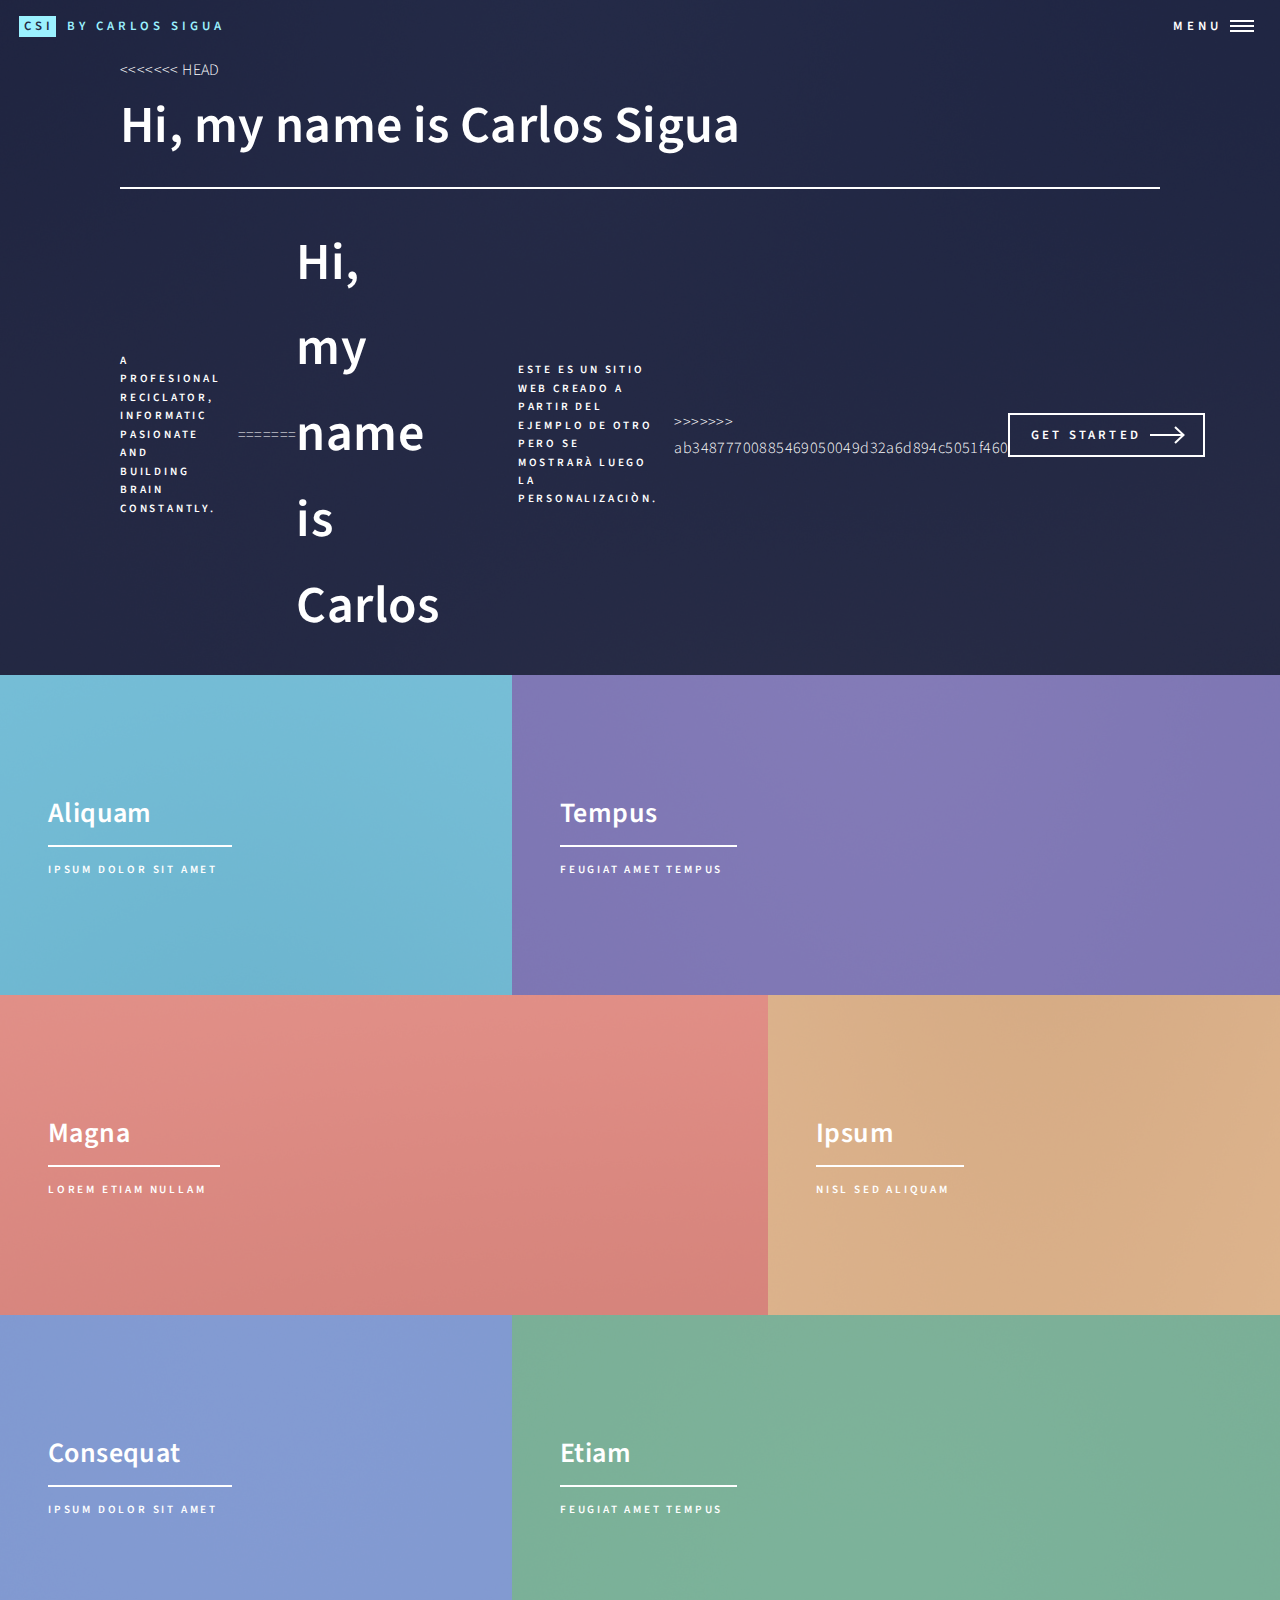
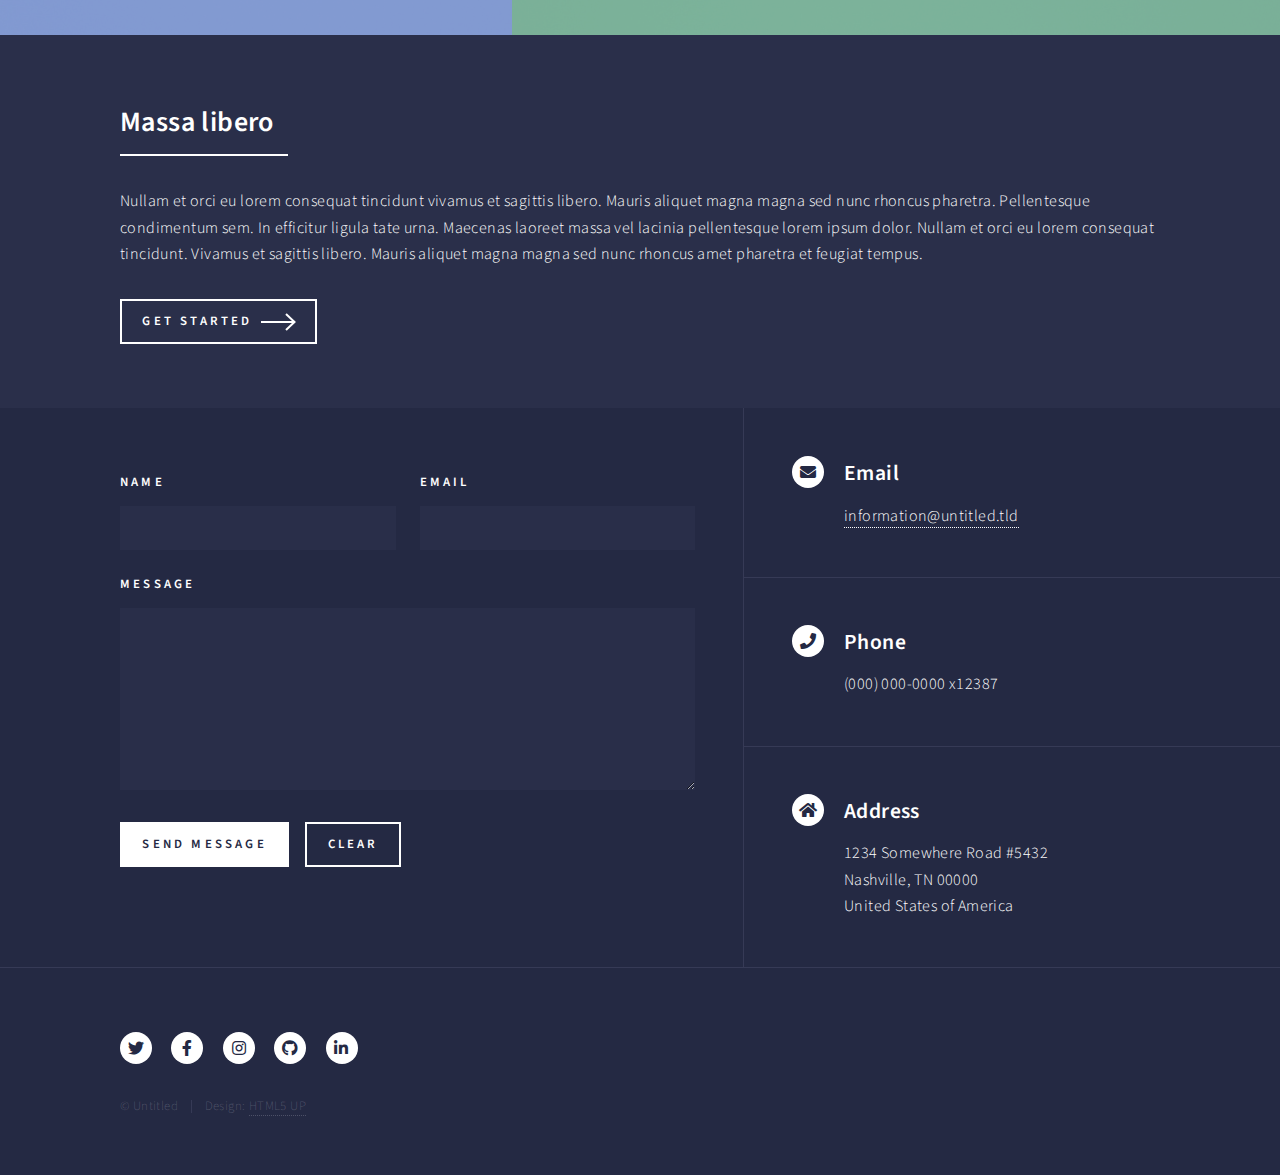
<file: index.html>
<!DOCTYPE HTML>
<!--
	by carlos sigua
	html5up.net | @ajlkn
	Free for personal and commercial use under the CCA 3.0 license (html5up.net/license)
-->
<html>
	<head>
		<title>carlossiguam.github.io</title>
		<meta charset="utf-8" />
		<meta name="viewport" content="width=device-width, initial-scale=1, user-scalable=no" />
		<link rel="stylesheet" href="assets/css/main.css" />
		<noscript><link rel="stylesheet" href="assets/css/noscript.css" /></noscript>
	</head>
	<body class="is-preload">

		<!-- Wrapper -->
			<div id="wrapper">

				<!-- Header -->
					<header id="header" class="alt">
						<a href="index.html" class="logo"><strong>CSI</strong> <span>by carlos sigua</span></a>
						<nav>
							<a href="#menu">Menu</a>
						</nav>
					</header>

				<!-- Menu -->
					<nav id="menu">
						<ul class="links">
							<li><a href="index.html">Home</a></li>
							<li><a href="https://github.com/carlossiguam/prj-bash">Scripts on bash</a></li>
							<li><a href="generic.html">Generic</a></li>
							<li><a href="elements.html">Elements</a></li>
							<li><a href="learningipv6.html">ipv6</a></li>
						</ul>
						<ul class="actions stacked">
							<li><a href="#" class="button primary fit">Get Started</a></li>
							<li><a href="#" class="button fit">Log In</a></li>
						</ul>
					</nav>

				<!-- Banner -->
					<section id="banner" class="major">
						<div class="inner">
							<header class="major">
<<<<<<< HEAD
								<h1>Hi, my name is Carlos Sigua</h1>
							</header>
							<div class="content">
								<p>A profesional reciclator, informatic pasionate and building brain constantly.</p>
=======
								<h1>Hi, my name is Carlos</h1>
							</header>
							<div class="content">
								<p>Este es un sitio web creado a partir del ejemplo de otro<br />
								pero se mostrarà luego la personalizaciòn.</p>
>>>>>>> ab34877700885469050049d32a6d894c5051f460
								<ul class="actions">
									<li><a href="#one" class="button next scrolly">Get Started</a></li>
								</ul>
							</div>
						</div>
					</section>

				<!-- Main -->
					<div id="main">

						<!-- One -->
							<section id="one" class="tiles">
								<article>
									<span class="image">
										<img src="images/pic01.jpg" alt="" />
									</span>
									<header class="major">
										<h3><a href="landing.html" class="link">Aliquam</a></h3>
										<p>Ipsum dolor sit amet</p>
									</header>
								</article>
								<article>
									<span class="image">
										<img src="images/pic02.jpg" alt="" />
									</span>
									<header class="major">
										<h3><a href="landing.html" class="link">Tempus</a></h3>
										<p>feugiat amet tempus</p>
									</header>
								</article>
								<article>
									<span class="image">
										<img src="images/pic03.jpg" alt="" />
									</span>
									<header class="major">
										<h3><a href="landing.html" class="link">Magna</a></h3>
										<p>Lorem etiam nullam</p>
									</header>
								</article>
								<article>
									<span class="image">
										<img src="images/pic04.jpg" alt="" />
									</span>
									<header class="major">
										<h3><a href="landing.html" class="link">Ipsum</a></h3>
										<p>Nisl sed aliquam</p>
									</header>
								</article>
								<article>
									<span class="image">
										<img src="images/pic05.jpg" alt="" />
									</span>
									<header class="major">
										<h3><a href="landing.html" class="link">Consequat</a></h3>
										<p>Ipsum dolor sit amet</p>
									</header>
								</article>
								<article>
									<span class="image">
										<img src="images/pic06.jpg" alt="" />
									</span>
									<header class="major">
										<h3><a href="landing.html" class="link">Etiam</a></h3>
										<p>Feugiat amet tempus</p>
									</header>
								</article>
							</section>

						<!-- Two -->
							<section id="two">
								<div class="inner">
									<header class="major">
										<h2>Massa libero</h2>
									</header>
									<p>Nullam et orci eu lorem consequat tincidunt vivamus et sagittis libero. Mauris aliquet magna magna sed nunc rhoncus pharetra. Pellentesque condimentum sem. In efficitur ligula tate urna. Maecenas laoreet massa vel lacinia pellentesque lorem ipsum dolor. Nullam et orci eu lorem consequat tincidunt. Vivamus et sagittis libero. Mauris aliquet magna magna sed nunc rhoncus amet pharetra et feugiat tempus.</p>
									<ul class="actions">
										<li><a href="landing.html" class="button next">Get Started</a></li>
									</ul>
								</div>
							</section>

					</div>

				<!-- Contact -->
					<section id="contact">
						<div class="inner">
							<section>
								<form method="post" action="#">
									<div class="fields">
										<div class="field half">
											<label for="name">Name</label>
											<input type="text" name="name" id="name" />
										</div>
										<div class="field half">
											<label for="email">Email</label>
											<input type="text" name="email" id="email" />
										</div>
										<div class="field">
											<label for="message">Message</label>
											<textarea name="message" id="message" rows="6"></textarea>
										</div>
									</div>
									<ul class="actions">
										<li><input type="submit" value="Send Message" class="primary" /></li>
										<li><input type="reset" value="Clear" /></li>
									</ul>
								</form>
							</section>
							<section class="split">
								<section>
									<div class="contact-method">
										<span class="icon solid alt fa-envelope"></span>
										<h3>Email</h3>
										<a href="#">information@untitled.tld</a>
									</div>
								</section>
								<section>
									<div class="contact-method">
										<span class="icon solid alt fa-phone"></span>
										<h3>Phone</h3>
										<span>(000) 000-0000 x12387</span>
									</div>
								</section>
								<section>
									<div class="contact-method">
										<span class="icon solid alt fa-home"></span>
										<h3>Address</h3>
										<span>1234 Somewhere Road #5432<br />
										Nashville, TN 00000<br />
										United States of America</span>
									</div>
								</section>
							</section>
						</div>
					</section>

				<!-- Footer -->
					<footer id="footer">
						<div class="inner">
							<ul class="icons">
								<li><a href="https://twitter.com/carlossiguam" class="icon brands alt fa-twitter"><span class="label">Twitter</span></a></li>
								<li><a href="https://www.facebook.com/Carlitoxs09/" class="icon brands alt fa-facebook-f"><span class="label">Facebook</span></a></li>
								<li><a href="https://www.instagram.com/carlos_luis353fb/" class="icon brands alt fa-instagram"><span class="label">Instagram</span></a></li>
								<li><a href="https://github.com/carlossiguam" class="icon brands alt fa-github"><span class="label">GitHub</span></a></li>
								<li><a href="https://www.linkedin.com/in/carlos98sigua/" class="icon brands alt fa-linkedin-in"><span class="label">LinkedIn</span></a></li>
							</ul>
							<ul class="copyright">
								<li>&copy; Untitled</li><li>Design: <a href="https://html5up.net">HTML5 UP</a></li>
							</ul>
						</div>
					</footer>

			</div>

		<!-- Scripts -->
			<script src="assets/js/jquery.min.js"></script>
			<script src="assets/js/jquery.scrolly.min.js"></script>
			<script src="assets/js/jquery.scrollex.min.js"></script>
			<script src="assets/js/browser.min.js"></script>
			<script src="assets/js/breakpoints.min.js"></script>
			<script src="assets/js/util.js"></script>
			<script src="assets/js/main.js"></script>

	</body>
</html>
</file>
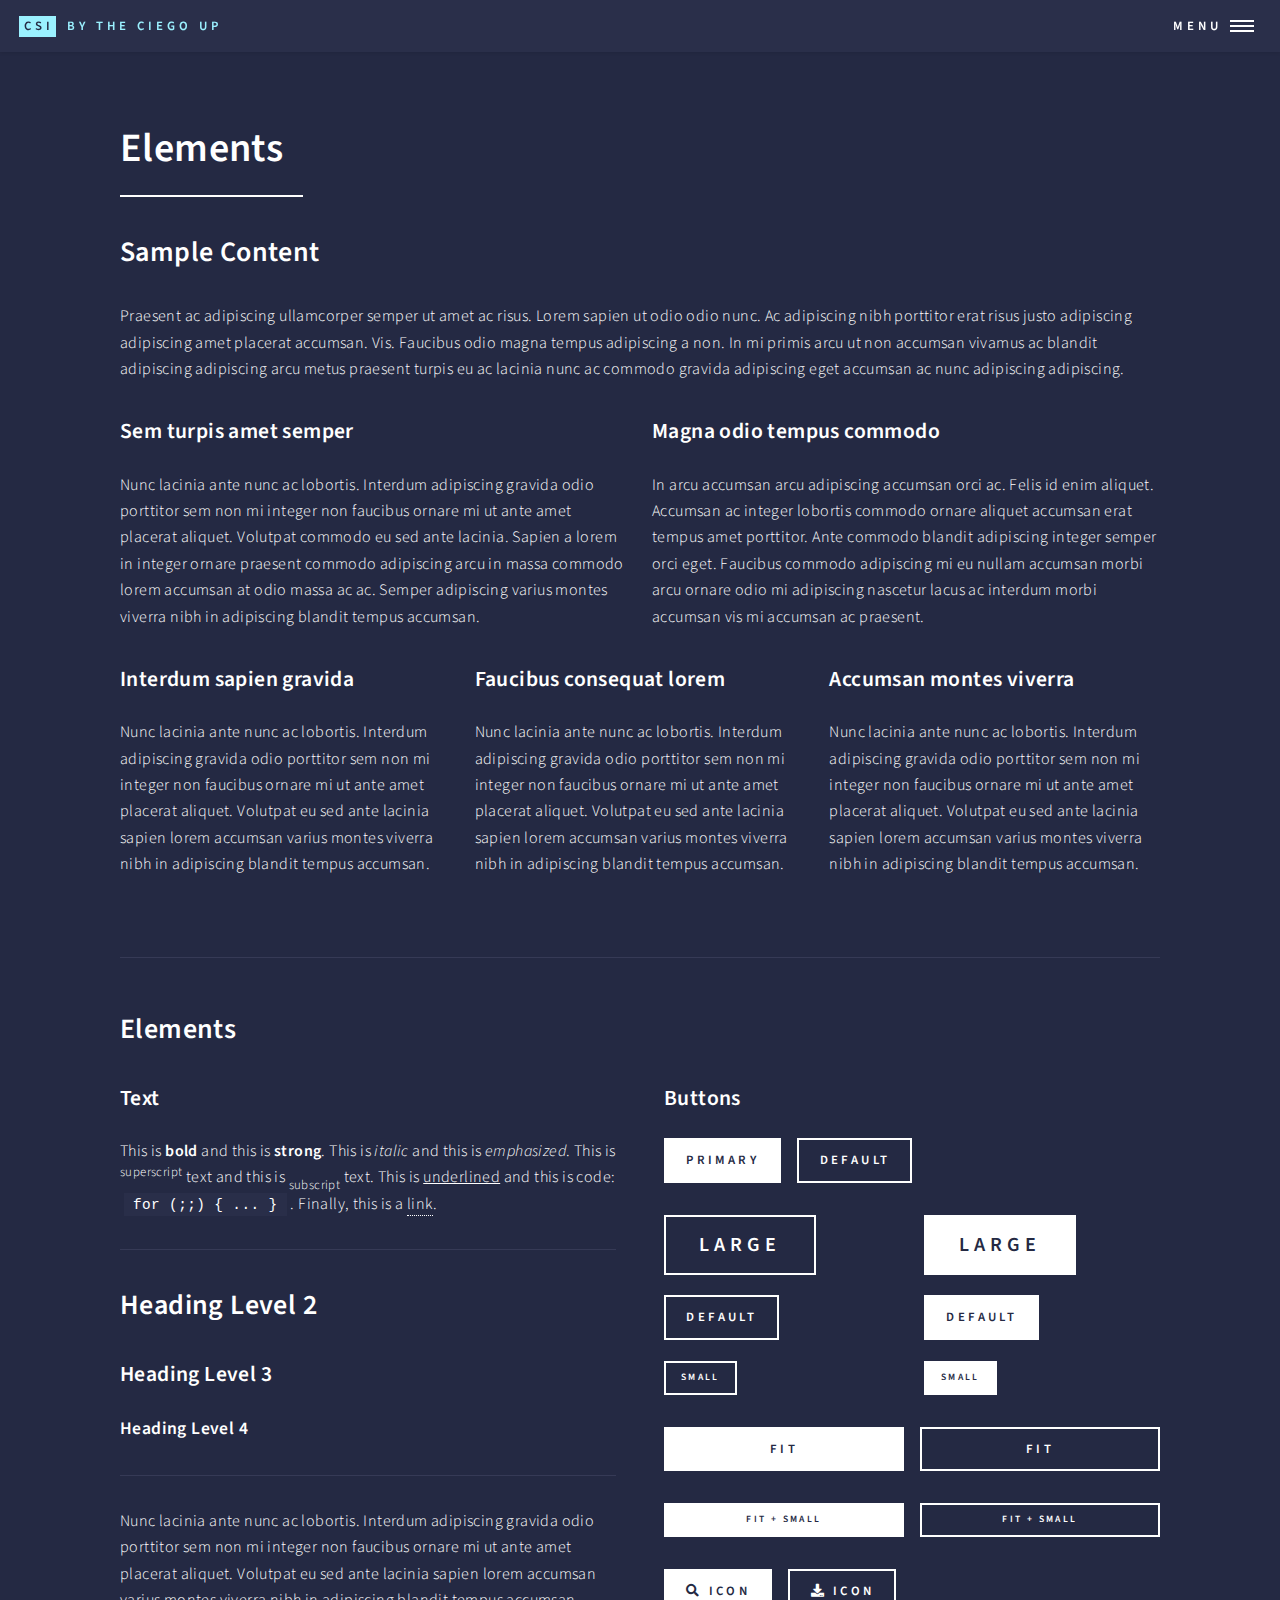
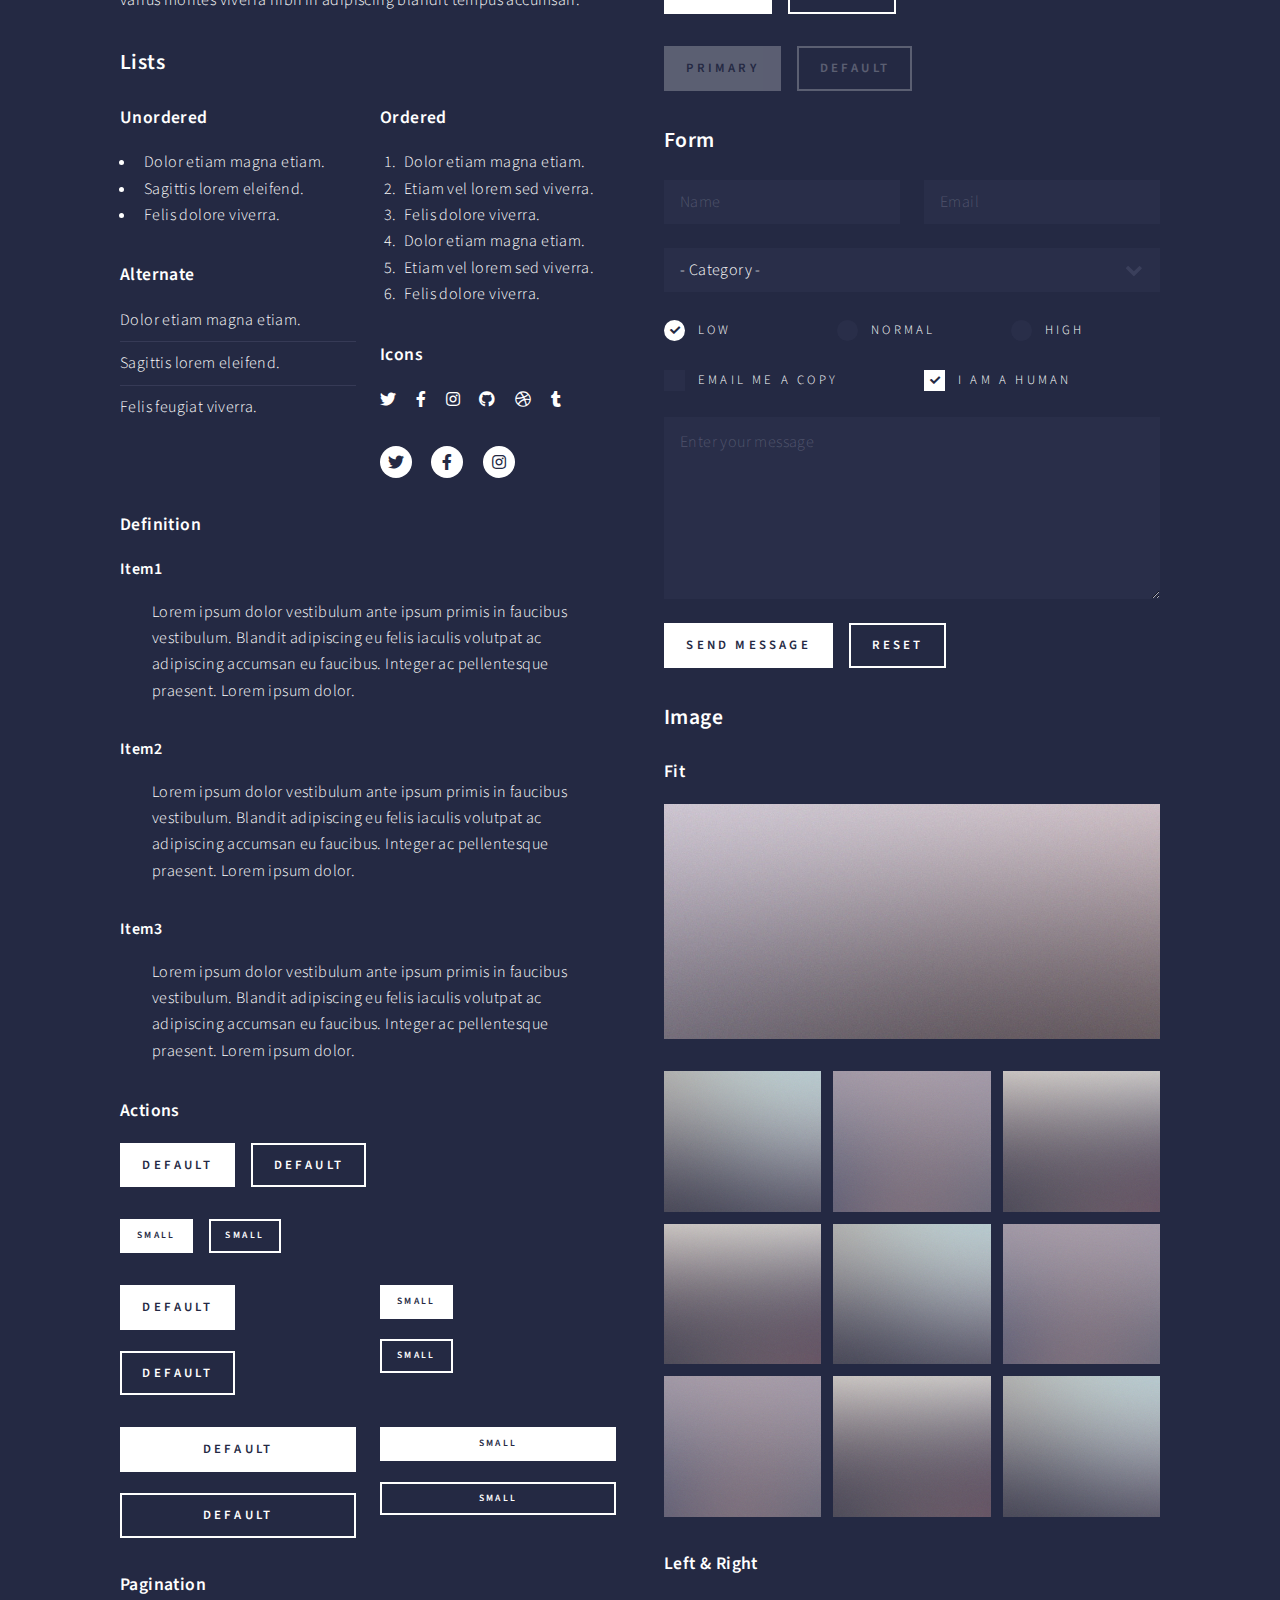
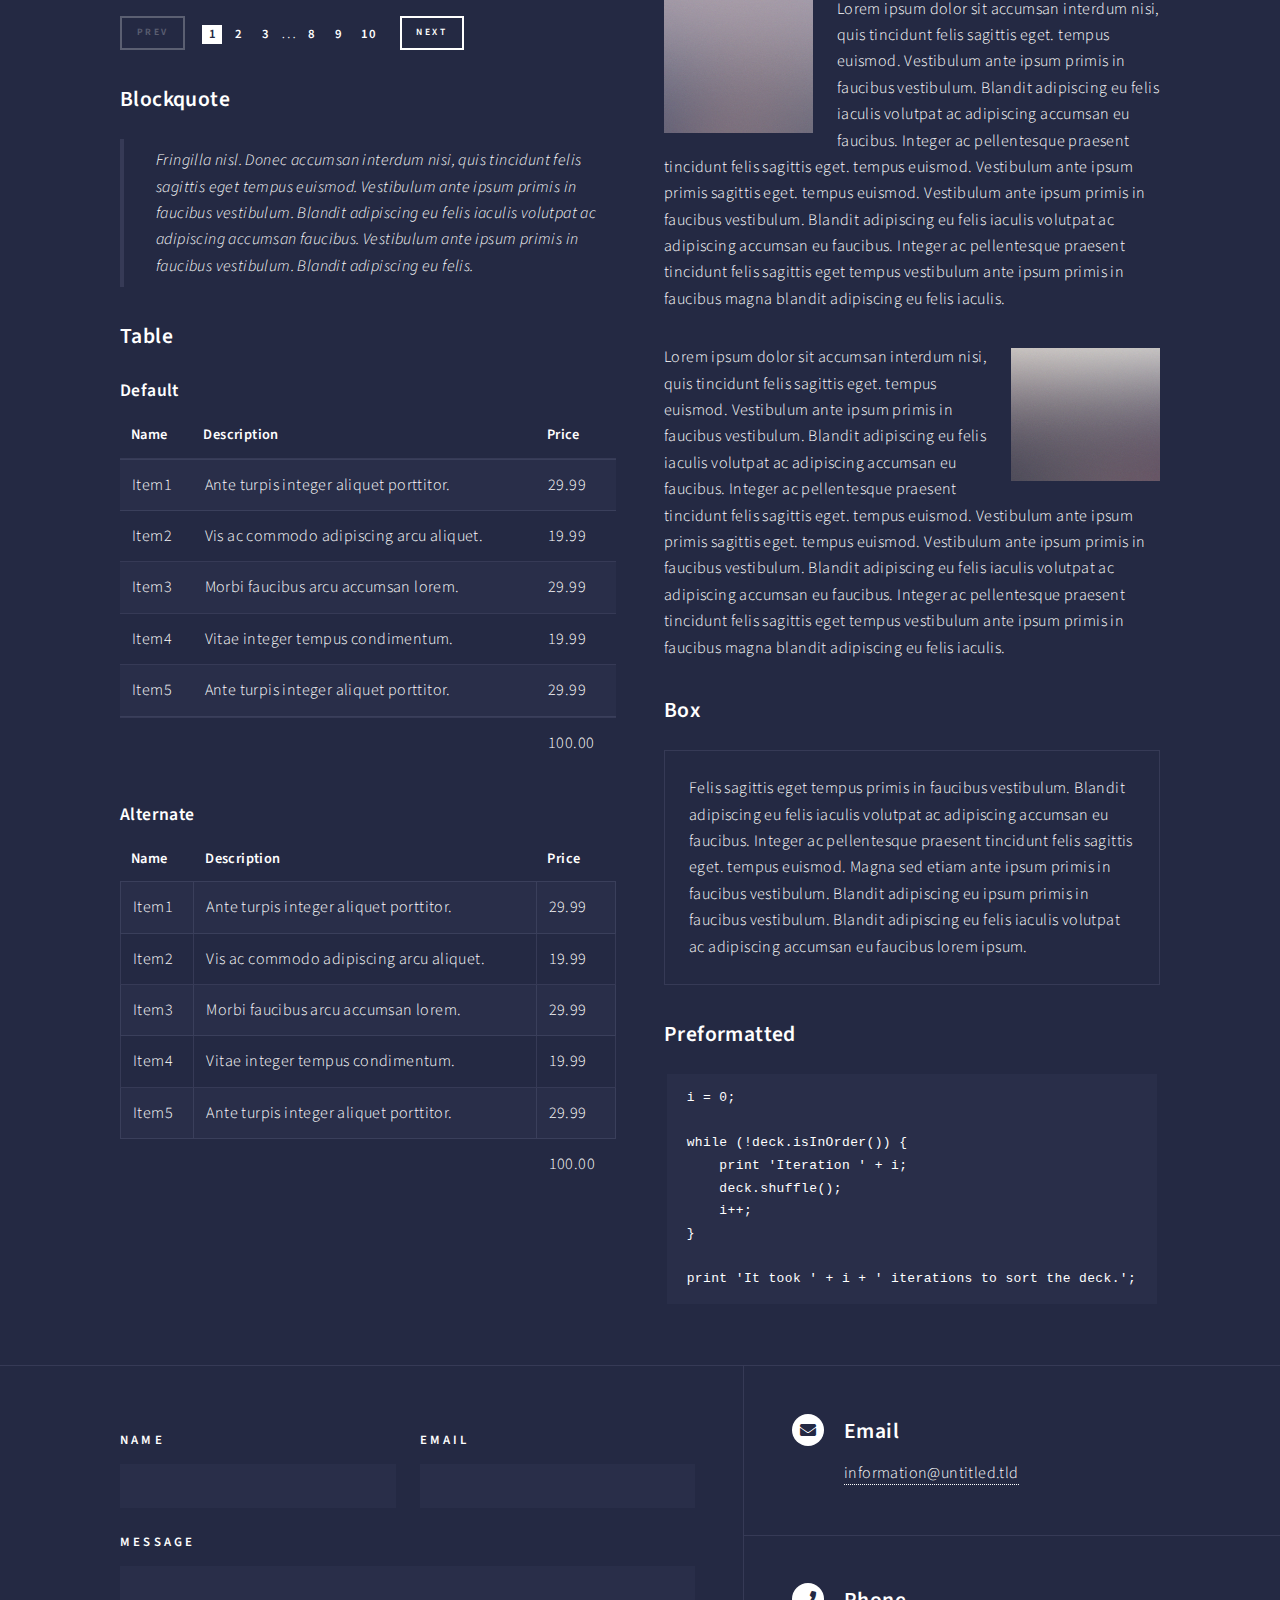
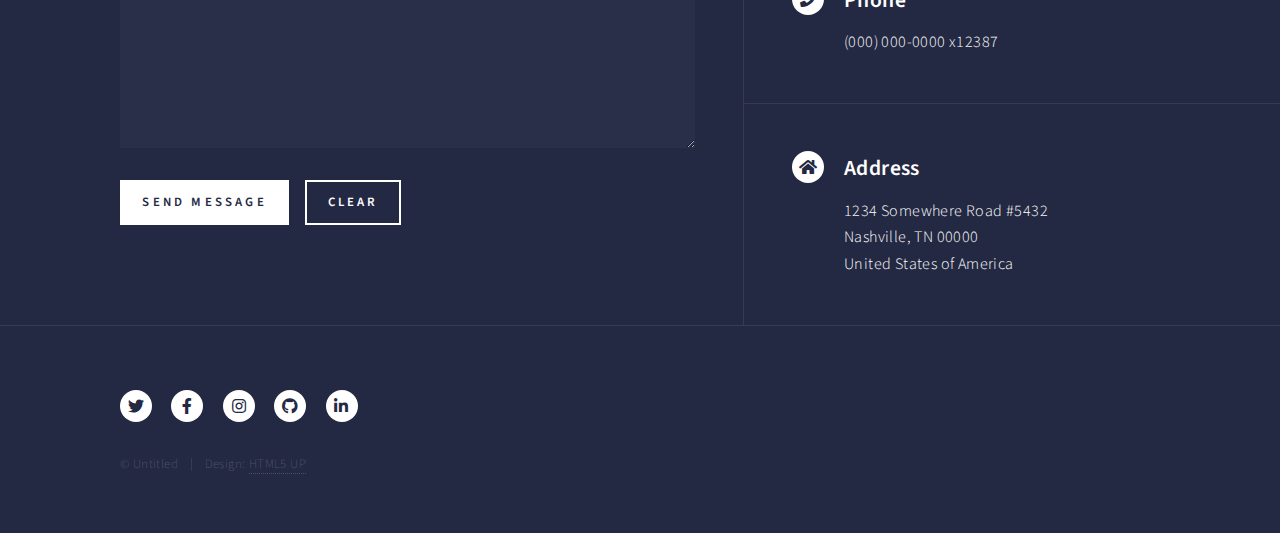
<file: elements.html>
<!DOCTYPE HTML>
<!--
	by carlos sigua
	html5up.net | @ajlkn
	Free for personal and commercial use under the CCA 3.0 license (html5up.net/license)
-->
<html>
	<head>
		<title>Elements - by carlos sigua</title>
		<meta charset="utf-8" />
		<meta name="viewport" content="width=device-width, initial-scale=1, user-scalable=no" />
		<link rel="stylesheet" href="assets/css/main.css" />
		<noscript><link rel="stylesheet" href="assets/css/noscript.css" /></noscript>
	</head>
	<body class="is-preload">

		<!-- Wrapper -->
			<div id="wrapper">

				<!-- Header -->
					<header id="header">
						<a href="index.html" class="logo"><strong>CSI</strong> <span>by the ciego UP</span></a>
						<nav>
							<a href="#menu">Menu</a>
						</nav>
					</header>

				<!-- Menu -->
					<nav id="menu">
						<ul class="links">
							<li><a href="index.html">Home</a></li>
							<li><a href="landing.html">Landing</a></li>
							<li><a href="generic.html">Generic</a></li>
							<li><a href="elements.html">Elements</a></li>
							<li><a href="learningipv6.html">ipv6</a></li>
						</ul>
						<ul class="actions stacked">
							<li><a href="#" class="button primary fit">Get Started</a></li>
							<li><a href="#" class="button fit">Log In</a></li>
						</ul>
					</nav>

				<!-- Main -->
					<div id="main" class="alt">

						<!-- One -->
							<section id="one">
								<div class="inner">
									<header class="major">
										<h1>Elements</h1>
									</header>

									<!-- Content -->
										<h2 id="content">Sample Content</h2>
										<p>Praesent ac adipiscing ullamcorper semper ut amet ac risus. Lorem sapien ut odio odio nunc. Ac adipiscing nibh porttitor erat risus justo adipiscing adipiscing amet placerat accumsan. Vis. Faucibus odio magna tempus adipiscing a non. In mi primis arcu ut non accumsan vivamus ac blandit adipiscing adipiscing arcu metus praesent turpis eu ac lacinia nunc ac commodo gravida adipiscing eget accumsan ac nunc adipiscing adipiscing.</p>
										<div class="row">
											<div class="col-6 col-12-small">
												<h3>Sem turpis amet semper</h3>
												<p>Nunc lacinia ante nunc ac lobortis. Interdum adipiscing gravida odio porttitor sem non mi integer non faucibus ornare mi ut ante amet placerat aliquet. Volutpat commodo eu sed ante lacinia. Sapien a lorem in integer ornare praesent commodo adipiscing arcu in massa commodo lorem accumsan at odio massa ac ac. Semper adipiscing varius montes viverra nibh in adipiscing blandit tempus accumsan.</p>
											</div>
											<div class="col-6 col-12-small">
												<h3>Magna odio tempus commodo</h3>
												<p>In arcu accumsan arcu adipiscing accumsan orci ac. Felis id enim aliquet. Accumsan ac integer lobortis commodo ornare aliquet accumsan erat tempus amet porttitor. Ante commodo blandit adipiscing integer semper orci eget. Faucibus commodo adipiscing mi eu nullam accumsan morbi arcu ornare odio mi adipiscing nascetur lacus ac interdum morbi accumsan vis mi accumsan ac praesent.</p>
											</div>
											<!-- Break -->
											<div class="col-4 col-12-medium">
												<h3>Interdum sapien gravida</h3>
												<p>Nunc lacinia ante nunc ac lobortis. Interdum adipiscing gravida odio porttitor sem non mi integer non faucibus ornare mi ut ante amet placerat aliquet. Volutpat eu sed ante lacinia sapien lorem accumsan varius montes viverra nibh in adipiscing blandit tempus accumsan.</p>
											</div>
											<div class="col-4 col-12-medium">
												<h3>Faucibus consequat lorem</h3>
												<p>Nunc lacinia ante nunc ac lobortis. Interdum adipiscing gravida odio porttitor sem non mi integer non faucibus ornare mi ut ante amet placerat aliquet. Volutpat eu sed ante lacinia sapien lorem accumsan varius montes viverra nibh in adipiscing blandit tempus accumsan.</p>
											</div>
											<div class="col-4 col-12-medium">
												<h3>Accumsan montes viverra</h3>
												<p>Nunc lacinia ante nunc ac lobortis. Interdum adipiscing gravida odio porttitor sem non mi integer non faucibus ornare mi ut ante amet placerat aliquet. Volutpat eu sed ante lacinia sapien lorem accumsan varius montes viverra nibh in adipiscing blandit tempus accumsan.</p>
											</div>
										</div>

									<hr class="major" />

									<!-- Elements -->
										<h2 id="elements">Elements</h2>
										<div class="row gtr-200">
											<div class="col-6 col-12-medium">

												<!-- Text stuff -->
													<h3>Text</h3>
													<p>This is <b>bold</b> and this is <strong>strong</strong>. This is <i>italic</i> and this is <em>emphasized</em>.
													This is <sup>superscript</sup> text and this is <sub>subscript</sub> text.
													This is <u>underlined</u> and this is code: <code>for (;;) { ... }</code>.
													Finally, this is a <a href="#">link</a>.</p>
													<hr />
													<h2>Heading Level 2</h2>
													<h3>Heading Level 3</h3>
													<h4>Heading Level 4</h4>
													<hr />
													<p>Nunc lacinia ante nunc ac lobortis. Interdum adipiscing gravida odio porttitor sem non mi integer non faucibus ornare mi ut ante amet placerat aliquet. Volutpat eu sed ante lacinia sapien lorem accumsan varius montes viverra nibh in adipiscing blandit tempus accumsan.</p>

												<!-- Lists -->
													<h3>Lists</h3>
													<div class="row">
														<div class="col-6 col-12-small">

															<h4>Unordered</h4>
															<ul>
																<li>Dolor etiam magna etiam.</li>
																<li>Sagittis lorem eleifend.</li>
																<li>Felis dolore viverra.</li>
															</ul>

															<h4>Alternate</h4>
															<ul class="alt">
																<li>Dolor etiam magna etiam.</li>
																<li>Sagittis lorem eleifend.</li>
																<li>Felis feugiat viverra.</li>
															</ul>

														</div>
														<div class="col-6 col-12-small">

															<h4>Ordered</h4>
															<ol>
																<li>Dolor etiam magna etiam.</li>
																<li>Etiam vel lorem sed viverra.</li>
																<li>Felis dolore viverra.</li>
																<li>Dolor etiam magna etiam.</li>
																<li>Etiam vel lorem sed viverra.</li>
																<li>Felis dolore viverra.</li>
															</ol>

															<h4>Icons</h4>
															<ul class="icons">
																<li><a href="#" class="icon brands fa-twitter"><span class="label">Twitter</span></a></li>
																<li><a href="#" class="icon brands fa-facebook-f"><span class="label">Facebook</span></a></li>
																<li><a href="#" class="icon brands fa-instagram"><span class="label">Instagram</span></a></li>
																<li><a href="#" class="icon brands fa-github"><span class="label">Github</span></a></li>
																<li><a href="#" class="icon brands fa-dribbble"><span class="label">Dribbble</span></a></li>
																<li><a href="#" class="icon brands fa-tumblr"><span class="label">Tumblr</span></a></li>
															</ul>
															<ul class="icons">
																<li><a href="#" class="icon brands alt fa-twitter"><span class="label">Twitter</span></a></li>
																<li><a href="#" class="icon brands alt fa-facebook-f"><span class="label">Facebook</span></a></li>
																<li><a href="#" class="icon brands alt fa-instagram"><span class="label">Instagram</span></a></li>
															</ul>

														</div>
													</div>
													<h4>Definition</h4>
													<dl>
														<dt>Item1</dt>
														<dd>
															<p>Lorem ipsum dolor vestibulum ante ipsum primis in faucibus vestibulum. Blandit adipiscing eu felis iaculis volutpat ac adipiscing accumsan eu faucibus. Integer ac pellentesque praesent. Lorem ipsum dolor.</p>
														</dd>
														<dt>Item2</dt>
														<dd>
															<p>Lorem ipsum dolor vestibulum ante ipsum primis in faucibus vestibulum. Blandit adipiscing eu felis iaculis volutpat ac adipiscing accumsan eu faucibus. Integer ac pellentesque praesent. Lorem ipsum dolor.</p>
														</dd>
														<dt>Item3</dt>
														<dd>
															<p>Lorem ipsum dolor vestibulum ante ipsum primis in faucibus vestibulum. Blandit adipiscing eu felis iaculis volutpat ac adipiscing accumsan eu faucibus. Integer ac pellentesque praesent. Lorem ipsum dolor.</p>
														</dd>
													</dl>

													<h4>Actions</h4>
													<ul class="actions">
														<li><a href="#" class="button primary">Default</a></li>
														<li><a href="#" class="button">Default</a></li>
													</ul>
													<ul class="actions small">
														<li><a href="#" class="button primary small">Small</a></li>
														<li><a href="#" class="button small">Small</a></li>
													</ul>
													<div class="row">
														<div class="col-6 col-12-small">
															<ul class="actions stacked">
																<li><a href="#" class="button primary">Default</a></li>
																<li><a href="#" class="button">Default</a></li>
															</ul>
														</div>
														<div class="col-6 col-12-small">
															<ul class="actions stacked">
																<li><a href="#" class="button primary small">Small</a></li>
																<li><a href="#" class="button small">Small</a></li>
															</ul>
														</div>
														<div class="col-6 col-12-small">
															<ul class="actions stacked">
																<li><a href="#" class="button primary fit">Default</a></li>
																<li><a href="#" class="button fit">Default</a></li>
															</ul>
														</div>
														<div class="col-6 col-12-small">
															<ul class="actions stacked">
																<li><a href="#" class="button primary small fit">Small</a></li>
																<li><a href="#" class="button small fit">Small</a></li>
															</ul>
														</div>
													</div>

													<h4>Pagination</h4>
													<ul class="pagination">
														<li><span class="button small disabled">Prev</span></li>
														<li><a href="#" class="page active">1</a></li>
														<li><a href="#" class="page">2</a></li>
														<li><a href="#" class="page">3</a></li>
														<li><span>&hellip;</span></li>
														<li><a href="#" class="page">8</a></li>
														<li><a href="#" class="page">9</a></li>
														<li><a href="#" class="page">10</a></li>
														<li><a href="#" class="button small">Next</a></li>
													</ul>

												<!-- Blockquote -->
													<h3>Blockquote</h3>
													<blockquote>Fringilla nisl. Donec accumsan interdum nisi, quis tincidunt felis sagittis eget tempus euismod. Vestibulum ante ipsum primis in faucibus vestibulum. Blandit adipiscing eu felis iaculis volutpat ac adipiscing accumsan faucibus. Vestibulum ante ipsum primis in faucibus vestibulum. Blandit adipiscing eu felis.</blockquote>

												<!-- Table -->
													<h3>Table</h3>

													<h4>Default</h4>
													<div class="table-wrapper">
														<table>
															<thead>
																<tr>
																	<th>Name</th>
																	<th>Description</th>
																	<th>Price</th>
																</tr>
															</thead>
															<tbody>
																<tr>
																	<td>Item1</td>
																	<td>Ante turpis integer aliquet porttitor.</td>
																	<td>29.99</td>
																</tr>
																<tr>
																	<td>Item2</td>
																	<td>Vis ac commodo adipiscing arcu aliquet.</td>
																	<td>19.99</td>
																</tr>
																<tr>
																	<td>Item3</td>
																	<td> Morbi faucibus arcu accumsan lorem.</td>
																	<td>29.99</td>
																</tr>
																<tr>
																	<td>Item4</td>
																	<td>Vitae integer tempus condimentum.</td>
																	<td>19.99</td>
																</tr>
																<tr>
																	<td>Item5</td>
																	<td>Ante turpis integer aliquet porttitor.</td>
																	<td>29.99</td>
																</tr>
															</tbody>
															<tfoot>
																<tr>
																	<td colspan="2"></td>
																	<td>100.00</td>
																</tr>
															</tfoot>
														</table>
													</div>

													<h4>Alternate</h4>
													<div class="table-wrapper">
														<table class="alt">
															<thead>
																<tr>
																	<th>Name</th>
																	<th>Description</th>
																	<th>Price</th>
																</tr>
															</thead>
															<tbody>
																<tr>
																	<td>Item1</td>
																	<td>Ante turpis integer aliquet porttitor.</td>
																	<td>29.99</td>
																</tr>
																<tr>
																	<td>Item2</td>
																	<td>Vis ac commodo adipiscing arcu aliquet.</td>
																	<td>19.99</td>
																</tr>
																<tr>
																	<td>Item3</td>
																	<td> Morbi faucibus arcu accumsan lorem.</td>
																	<td>29.99</td>
																</tr>
																<tr>
																	<td>Item4</td>
																	<td>Vitae integer tempus condimentum.</td>
																	<td>19.99</td>
																</tr>
																<tr>
																	<td>Item5</td>
																	<td>Ante turpis integer aliquet porttitor.</td>
																	<td>29.99</td>
																</tr>
															</tbody>
															<tfoot>
																<tr>
																	<td colspan="2"></td>
																	<td>100.00</td>
																</tr>
															</tfoot>
														</table>
													</div>

											</div>
											<div class="col-6 col-12-medium">

												<!-- Buttons -->
													<h3>Buttons</h3>
													<ul class="actions">
														<li><a href="#" class="button primary">Primary</a></li>
														<li><a href="#" class="button">Default</a></li>
													</ul>
													<div class="row">
														<div class="col-6 col-12-xsmall">
															<ul class="actions stacked">
																<li><a href="#" class="button large">Large</a></li>
																<li><a href="#" class="button">Default</a></li>
																<li><a href="#" class="button small">Small</a></li>
															</ul>
														</div>
														<div class="col-6 col-12-xsmall">
															<ul class="actions stacked">
																<li><a href="#" class="button primary large">Large</a></li>
																<li><a href="#" class="button primary">Default</a></li>
																<li><a href="#" class="button primary small">Small</a></li>
															</ul>
														</div>
													</div>
													<ul class="actions fit">
														<li><a href="#" class="button primary fit">Fit</a></li>
														<li><a href="#" class="button fit">Fit</a></li>
													</ul>
													<ul class="actions fit small">
														<li><a href="#" class="button primary fit small">Fit + Small</a></li>
														<li><a href="#" class="button fit small">Fit + Small</a></li>
													</ul>
													<ul class="actions">
														<li><a href="#" class="button primary icon solid fa-search">Icon</a></li>
														<li><a href="#" class="button icon solid fa-download">Icon</a></li>
													</ul>
													<ul class="actions">
														<li><span class="button primary disabled">Primary</span></li>
														<li><span class="button disabled">Default</span></li>
													</ul>

												<!-- Form -->
													<h3>Form</h3>

													<form method="post" action="#">
														<div class="row gtr-uniform">
															<div class="col-6 col-12-xsmall">
																<input type="text" name="demo-name" id="demo-name" value="" placeholder="Name" />
															</div>
															<div class="col-6 col-12-xsmall">
																<input type="email" name="demo-email" id="demo-email" value="" placeholder="Email" />
															</div>
															<!-- Break -->
															<div class="col-12">
																<select name="demo-category" id="demo-category">
																	<option value="">- Category -</option>
																	<option value="1">Manufacturing</option>
																	<option value="1">Shipping</option>
																	<option value="1">Administration</option>
																	<option value="1">Human Resources</option>
																</select>
															</div>
															<!-- Break -->
															<div class="col-4 col-12-small">
																<input type="radio" id="demo-priority-low" name="demo-priority" checked>
																<label for="demo-priority-low">Low</label>
															</div>
															<div class="col-4 col-12-small">
																<input type="radio" id="demo-priority-normal" name="demo-priority">
																<label for="demo-priority-normal">Normal</label>
															</div>
															<div class="col-4 col-12-small">
																<input type="radio" id="demo-priority-high" name="demo-priority">
																<label for="demo-priority-high">High</label>
															</div>
															<!-- Break -->
															<div class="col-6 col-12-small">
																<input type="checkbox" id="demo-copy" name="demo-copy">
																<label for="demo-copy">Email me a copy</label>
															</div>
															<div class="col-6 col-12-small">
																<input type="checkbox" id="demo-human" name="demo-human" checked>
																<label for="demo-human">I am a human</label>
															</div>
															<!-- Break -->
															<div class="col-12">
																<textarea name="demo-message" id="demo-message" placeholder="Enter your message" rows="6"></textarea>
															</div>
															<!-- Break -->
															<div class="col-12">
																<ul class="actions">
																	<li><input type="submit" value="Send Message" class="primary" /></li>
																	<li><input type="reset" value="Reset" /></li>
																</ul>
															</div>
														</div>
													</form>

												<!-- Image -->
													<h3>Image</h3>

													<h4>Fit</h4>
													<span class="image fit"><img src="images/pic03.jpg" alt="" /></span>
													<div class="box alt">
														<div class="row gtr-50 gtr-uniform">
															<div class="col-4"><span class="image fit"><img src="images/pic08.jpg" alt="" /></span></div>
															<div class="col-4"><span class="image fit"><img src="images/pic09.jpg" alt="" /></span></div>
															<div class="col-4"><span class="image fit"><img src="images/pic10.jpg" alt="" /></span></div>
															<!-- Break -->
															<div class="col-4"><span class="image fit"><img src="images/pic10.jpg" alt="" /></span></div>
															<div class="col-4"><span class="image fit"><img src="images/pic08.jpg" alt="" /></span></div>
															<div class="col-4"><span class="image fit"><img src="images/pic09.jpg" alt="" /></span></div>
															<!-- Break -->
															<div class="col-4"><span class="image fit"><img src="images/pic09.jpg" alt="" /></span></div>
															<div class="col-4"><span class="image fit"><img src="images/pic10.jpg" alt="" /></span></div>
															<div class="col-4"><span class="image fit"><img src="images/pic08.jpg" alt="" /></span></div>
														</div>
													</div>

													<h4>Left &amp; Right</h4>
													<p><span class="image left"><img src="images/pic09.jpg" alt="" /></span>Lorem ipsum dolor sit accumsan interdum nisi, quis tincidunt felis sagittis eget. tempus euismod. Vestibulum ante ipsum primis in faucibus vestibulum. Blandit adipiscing eu felis iaculis volutpat ac adipiscing accumsan eu faucibus. Integer ac pellentesque praesent tincidunt felis sagittis eget. tempus euismod. Vestibulum ante ipsum primis sagittis eget. tempus euismod. Vestibulum ante ipsum primis in faucibus vestibulum. Blandit adipiscing eu felis iaculis volutpat ac adipiscing accumsan eu faucibus. Integer ac pellentesque praesent tincidunt felis sagittis eget tempus vestibulum ante ipsum primis in faucibus magna blandit adipiscing eu felis iaculis.</p>
													<p><span class="image right"><img src="images/pic10.jpg" alt="" /></span>Lorem ipsum dolor sit accumsan interdum nisi, quis tincidunt felis sagittis eget. tempus euismod. Vestibulum ante ipsum primis in faucibus vestibulum. Blandit adipiscing eu felis iaculis volutpat ac adipiscing accumsan eu faucibus. Integer ac pellentesque praesent tincidunt felis sagittis eget. tempus euismod. Vestibulum ante ipsum primis sagittis eget. tempus euismod. Vestibulum ante ipsum primis in faucibus vestibulum. Blandit adipiscing eu felis iaculis volutpat ac adipiscing accumsan eu faucibus. Integer ac pellentesque praesent tincidunt felis sagittis eget tempus vestibulum ante ipsum primis in faucibus magna blandit adipiscing eu felis iaculis.</p>

												<!-- Box -->
													<h3>Box</h3>
													<div class="box">
														<p>Felis sagittis eget tempus primis in faucibus vestibulum. Blandit adipiscing eu felis iaculis volutpat ac adipiscing accumsan eu faucibus. Integer ac pellentesque praesent tincidunt felis sagittis eget. tempus euismod. Magna sed etiam ante ipsum primis in faucibus vestibulum. Blandit adipiscing eu ipsum primis in faucibus vestibulum. Blandit adipiscing eu felis iaculis volutpat ac adipiscing accumsan eu faucibus lorem ipsum.</p>
													</div>

												<!-- Preformatted Code -->
													<h3>Preformatted</h3>
													<pre><code>i = 0;

while (!deck.isInOrder()) {
    print 'Iteration ' + i;
    deck.shuffle();
    i++;
}

print 'It took ' + i + ' iterations to sort the deck.';
</code></pre>

											</div>
										</div>

								</div>
							</section>

					</div>

				<!-- Contact -->
					<section id="contact">
						<div class="inner">
							<section>
								<form method="post" action="#">
									<div class="fields">
										<div class="field half">
											<label for="name">Name</label>
											<input type="text" name="name" id="name" />
										</div>
										<div class="field half">
											<label for="email">Email</label>
											<input type="text" name="email" id="email" />
										</div>
										<div class="field">
											<label for="message">Message</label>
											<textarea name="message" id="message" rows="6"></textarea>
										</div>
									</div>
									<ul class="actions">
										<li><input type="submit" value="Send Message" class="primary" /></li>
										<li><input type="reset" value="Clear" /></li>
									</ul>
								</form>
							</section>
							<section class="split">
								<section>
									<div class="contact-method">
										<span class="icon solid alt fa-envelope"></span>
										<h3>Email</h3>
										<a href="#">information@untitled.tld</a>
									</div>
								</section>
								<section>
									<div class="contact-method">
										<span class="icon solid alt fa-phone"></span>
										<h3>Phone</h3>
										<span>(000) 000-0000 x12387</span>
									</div>
								</section>
								<section>
									<div class="contact-method">
										<span class="icon solid alt fa-home"></span>
										<h3>Address</h3>
										<span>1234 Somewhere Road #5432<br />
										Nashville, TN 00000<br />
										United States of America</span>
									</div>
								</section>
							</section>
						</div>
					</section>

				<!-- Footer -->
					<footer id="footer">
						<div class="inner">
							<ul class="icons">
								<li><a href="https://twitter.com/carlossiguam" class="icon brands alt fa-twitter"><span class="label">Twitter</span></a></li>
								<li><a href="https://www.facebook.com/Carlitoxs09/" class="icon brands alt fa-facebook-f"><span class="label">Facebook</span></a></li>
								<li><a href="https://www.instagram.com/carlos_luis353fb/" class="icon brands alt fa-instagram"><span class="label">Instagram</span></a></li>
								<li><a href="https://github.com/carlossiguam" class="icon brands alt fa-github"><span class="label">GitHub</span></a></li>
								<li><a href="https://www.linkedin.com/in/carlos98sigua/" class="icon brands alt fa-linkedin-in"><span class="label">LinkedIn</span></a></li>
							</ul>
							<ul class="copyright">
								<li>&copy; Untitled</li><li>Design: <a href="https://html5up.net">HTML5 UP</a></li>
							</ul>
						</div>
					</footer>

			</div>

		<!-- Scripts -->
			<script src="assets/js/jquery.min.js"></script>
			<script src="assets/js/jquery.scrolly.min.js"></script>
			<script src="assets/js/jquery.scrollex.min.js"></script>
			<script src="assets/js/browser.min.js"></script>
			<script src="assets/js/breakpoints.min.js"></script>
			<script src="assets/js/util.js"></script>
			<script src="assets/js/main.js"></script>

	</body>
</html>
</file>
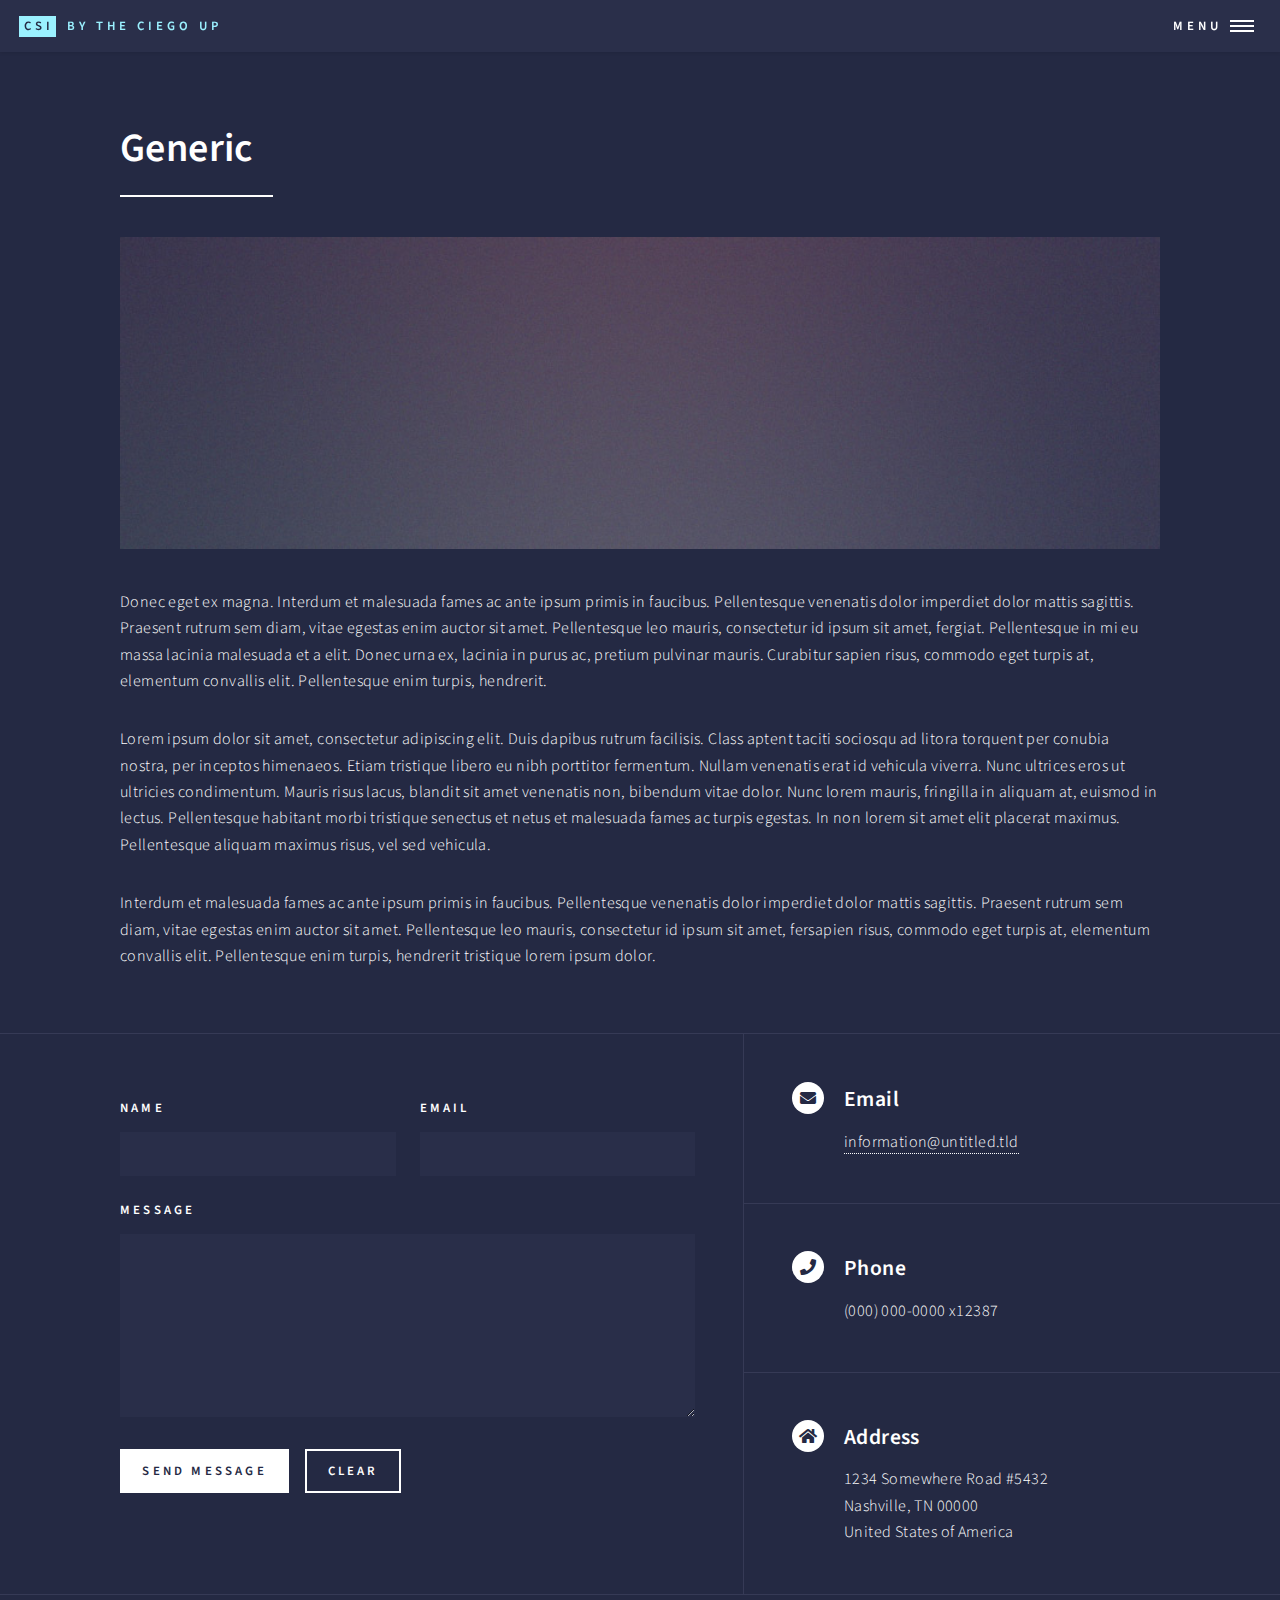
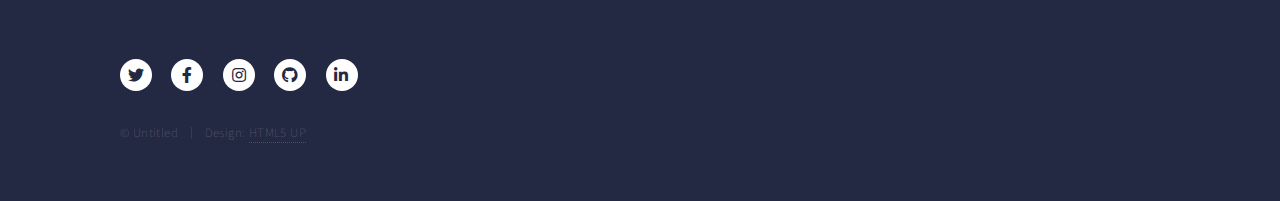
<file: generic.html>
<!DOCTYPE HTML>
<!--
	by carlos sigua
	html5up.net | @ajlkn
	Free for personal and commercial use under the CCA 3.0 license (html5up.net/license)
-->
<html>
	<head>
		<title>Generic - by carlos sigua</title>
		<meta charset="utf-8" />
		<meta name="viewport" content="width=device-width, initial-scale=1, user-scalable=no" />
		<link rel="stylesheet" href="assets/css/main.css" />
		<noscript><link rel="stylesheet" href="assets/css/noscript.css" /></noscript>
	</head>
	<body class="is-preload">

		<!-- Wrapper -->
			<div id="wrapper">

				<!-- Header -->
					<header id="header">
						<a href="index.html" class="logo"><strong>CSI</strong> <span>by the ciego UP</span></a>
						<nav>
							<a href="#menu">Menu</a>
						</nav>
					</header>

				<!-- Menu -->
					<nav id="menu">
						<ul class="links">
							<li><a href="index.html">Home</a></li>
							<li><a href="landing.html">Landing</a></li>
							<li><a href="generic.html">Generic</a></li>
							<li><a href="elements.html">Elements</a></li>
							<li><a href="learningipv6.html">ipv6</a></li>
						</ul>
						<ul class="actions stacked">
							<li><a href="#" class="button primary fit">Get Started</a></li>
							<li><a href="#" class="button fit">Log In</a></li>
						</ul>
					</nav>

				<!-- Main -->
					<div id="main" class="alt">

						<!-- One -->
							<section id="one">
								<div class="inner">
									<header class="major">
										<h1>Generic</h1>
									</header>
									<span class="image main"><img src="images/pic11.jpg" alt="" /></span>
									<p>Donec eget ex magna. Interdum et malesuada fames ac ante ipsum primis in faucibus. Pellentesque venenatis dolor imperdiet dolor mattis sagittis. Praesent rutrum sem diam, vitae egestas enim auctor sit amet. Pellentesque leo mauris, consectetur id ipsum sit amet, fergiat. Pellentesque in mi eu massa lacinia malesuada et a elit. Donec urna ex, lacinia in purus ac, pretium pulvinar mauris. Curabitur sapien risus, commodo eget turpis at, elementum convallis elit. Pellentesque enim turpis, hendrerit.</p>
									<p>Lorem ipsum dolor sit amet, consectetur adipiscing elit. Duis dapibus rutrum facilisis. Class aptent taciti sociosqu ad litora torquent per conubia nostra, per inceptos himenaeos. Etiam tristique libero eu nibh porttitor fermentum. Nullam venenatis erat id vehicula viverra. Nunc ultrices eros ut ultricies condimentum. Mauris risus lacus, blandit sit amet venenatis non, bibendum vitae dolor. Nunc lorem mauris, fringilla in aliquam at, euismod in lectus. Pellentesque habitant morbi tristique senectus et netus et malesuada fames ac turpis egestas. In non lorem sit amet elit placerat maximus. Pellentesque aliquam maximus risus, vel sed vehicula.</p>
									<p>Interdum et malesuada fames ac ante ipsum primis in faucibus. Pellentesque venenatis dolor imperdiet dolor mattis sagittis. Praesent rutrum sem diam, vitae egestas enim auctor sit amet. Pellentesque leo mauris, consectetur id ipsum sit amet, fersapien risus, commodo eget turpis at, elementum convallis elit. Pellentesque enim turpis, hendrerit tristique lorem ipsum dolor.</p>
								</div>
							</section>

					</div>

				<!-- Contact -->
					<section id="contact">
						<div class="inner">
							<section>
								<form method="post" action="#">
									<div class="fields">
										<div class="field half">
											<label for="name">Name</label>
											<input type="text" name="name" id="name" />
										</div>
										<div class="field half">
											<label for="email">Email</label>
											<input type="text" name="email" id="email" />
										</div>
										<div class="field">
											<label for="message">Message</label>
											<textarea name="message" id="message" rows="6"></textarea>
										</div>
									</div>
									<ul class="actions">
										<li><input type="submit" value="Send Message" class="primary" /></li>
										<li><input type="reset" value="Clear" /></li>
									</ul>
								</form>
							</section>
							<section class="split">
								<section>
									<div class="contact-method">
										<span class="icon solid alt fa-envelope"></span>
										<h3>Email</h3>
										<a href="#">information@untitled.tld</a>
									</div>
								</section>
								<section>
									<div class="contact-method">
										<span class="icon solid alt fa-phone"></span>
										<h3>Phone</h3>
										<span>(000) 000-0000 x12387</span>
									</div>
								</section>
								<section>
									<div class="contact-method">
										<span class="icon solid alt fa-home"></span>
										<h3>Address</h3>
										<span>1234 Somewhere Road #5432<br />
										Nashville, TN 00000<br />
										United States of America</span>
									</div>
								</section>
							</section>
						</div>
					</section>

				<!-- Footer -->
					<footer id="footer">
						<div class="inner">
							<ul class="icons">
								<li><a href="https://twitter.com/carlossiguam" class="icon brands alt fa-twitter"><span class="label">Twitter</span></a></li>
								<li><a href="https://www.facebook.com/Carlitoxs09/" class="icon brands alt fa-facebook-f"><span class="label">Facebook</span></a></li>
								<li><a href="https://www.instagram.com/carlos_luis353fb/" class="icon brands alt fa-instagram"><span class="label">Instagram</span></a></li>
								<li><a href="https://github.com/carlossiguam" class="icon brands alt fa-github"><span class="label">GitHub</span></a></li>
								<li><a href="https://www.linkedin.com/in/carlos98sigua/" class="icon brands alt fa-linkedin-in"><span class="label">LinkedIn</span></a></li>
							</ul>
							<ul class="copyright">
								<li>&copy; Untitled</li><li>Design: <a href="https://html5up.net">HTML5 UP</a></li>
							</ul>
						</div>
					</footer>

			</div>

		<!-- Scripts -->
			<script src="assets/js/jquery.min.js"></script>
			<script src="assets/js/jquery.scrolly.min.js"></script>
			<script src="assets/js/jquery.scrollex.min.js"></script>
			<script src="assets/js/browser.min.js"></script>
			<script src="assets/js/breakpoints.min.js"></script>
			<script src="assets/js/util.js"></script>
			<script src="assets/js/main.js"></script>

	</body>
</html>
</file>
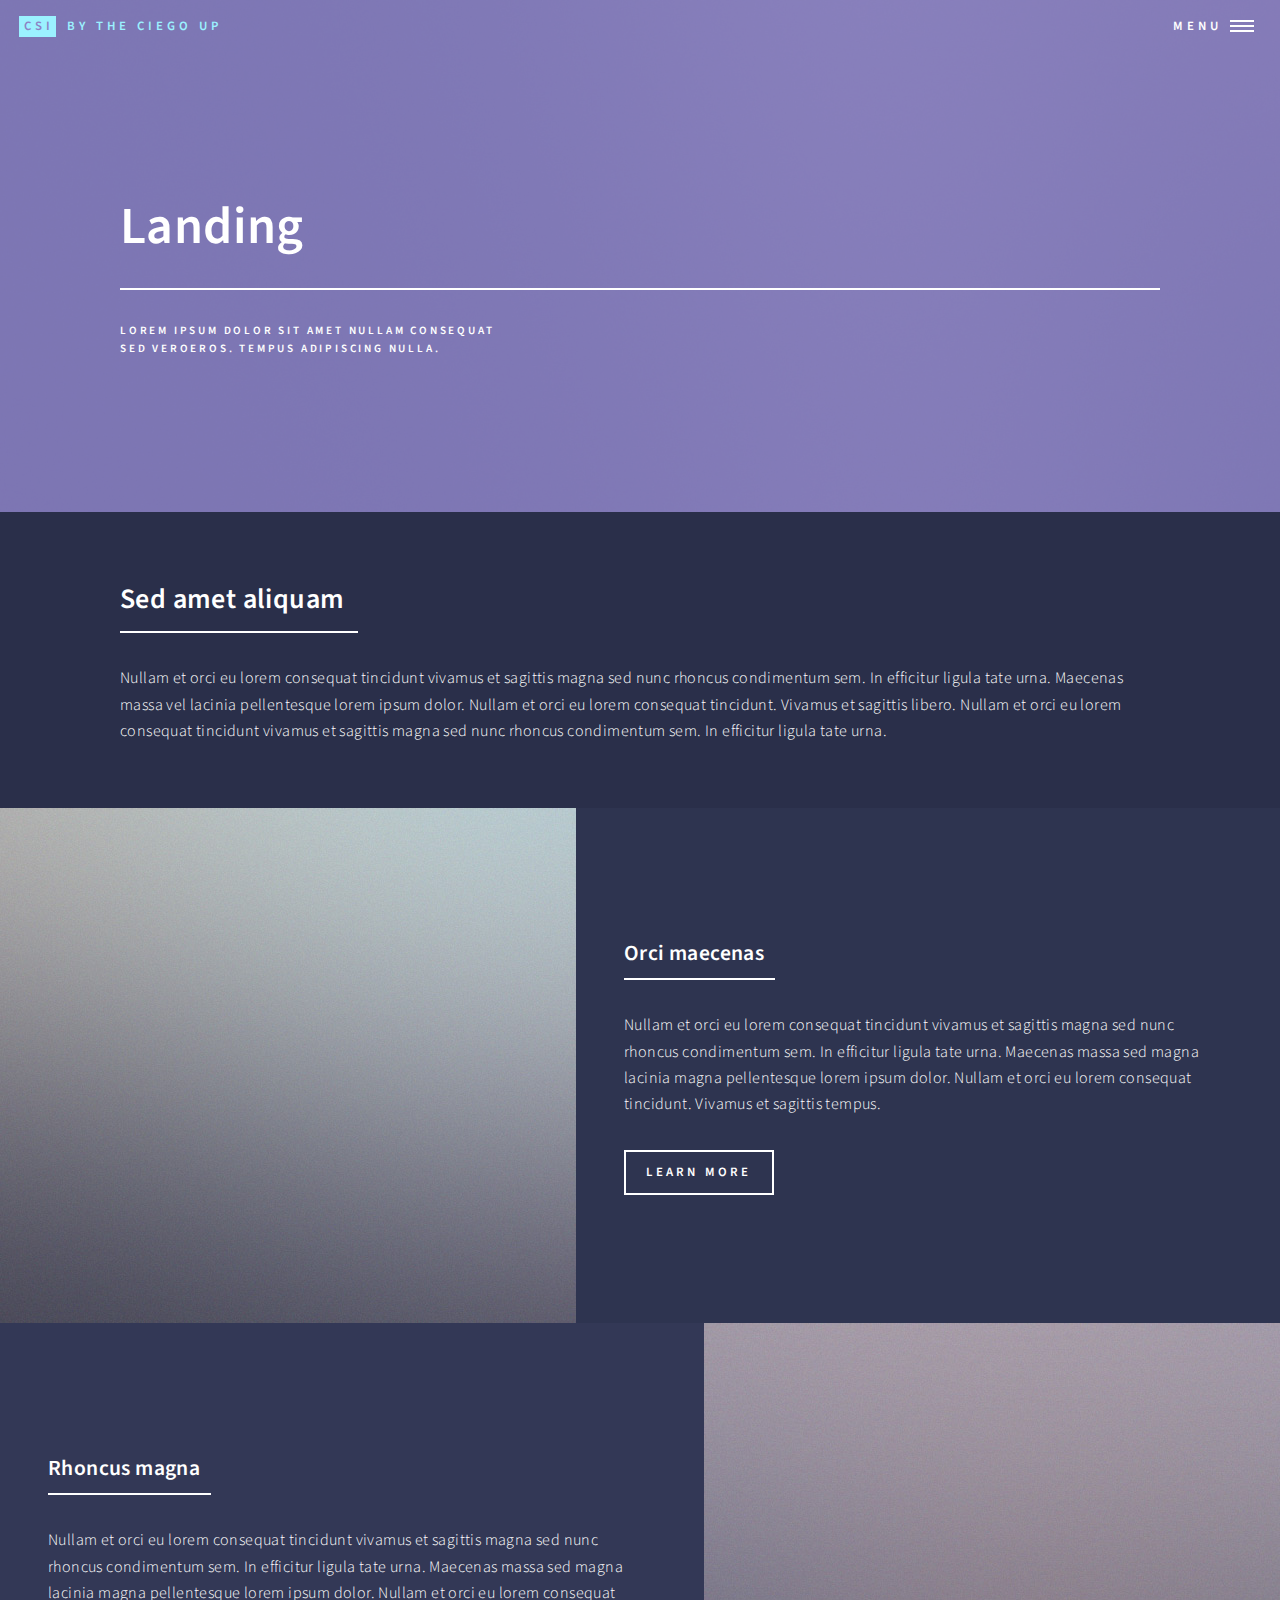
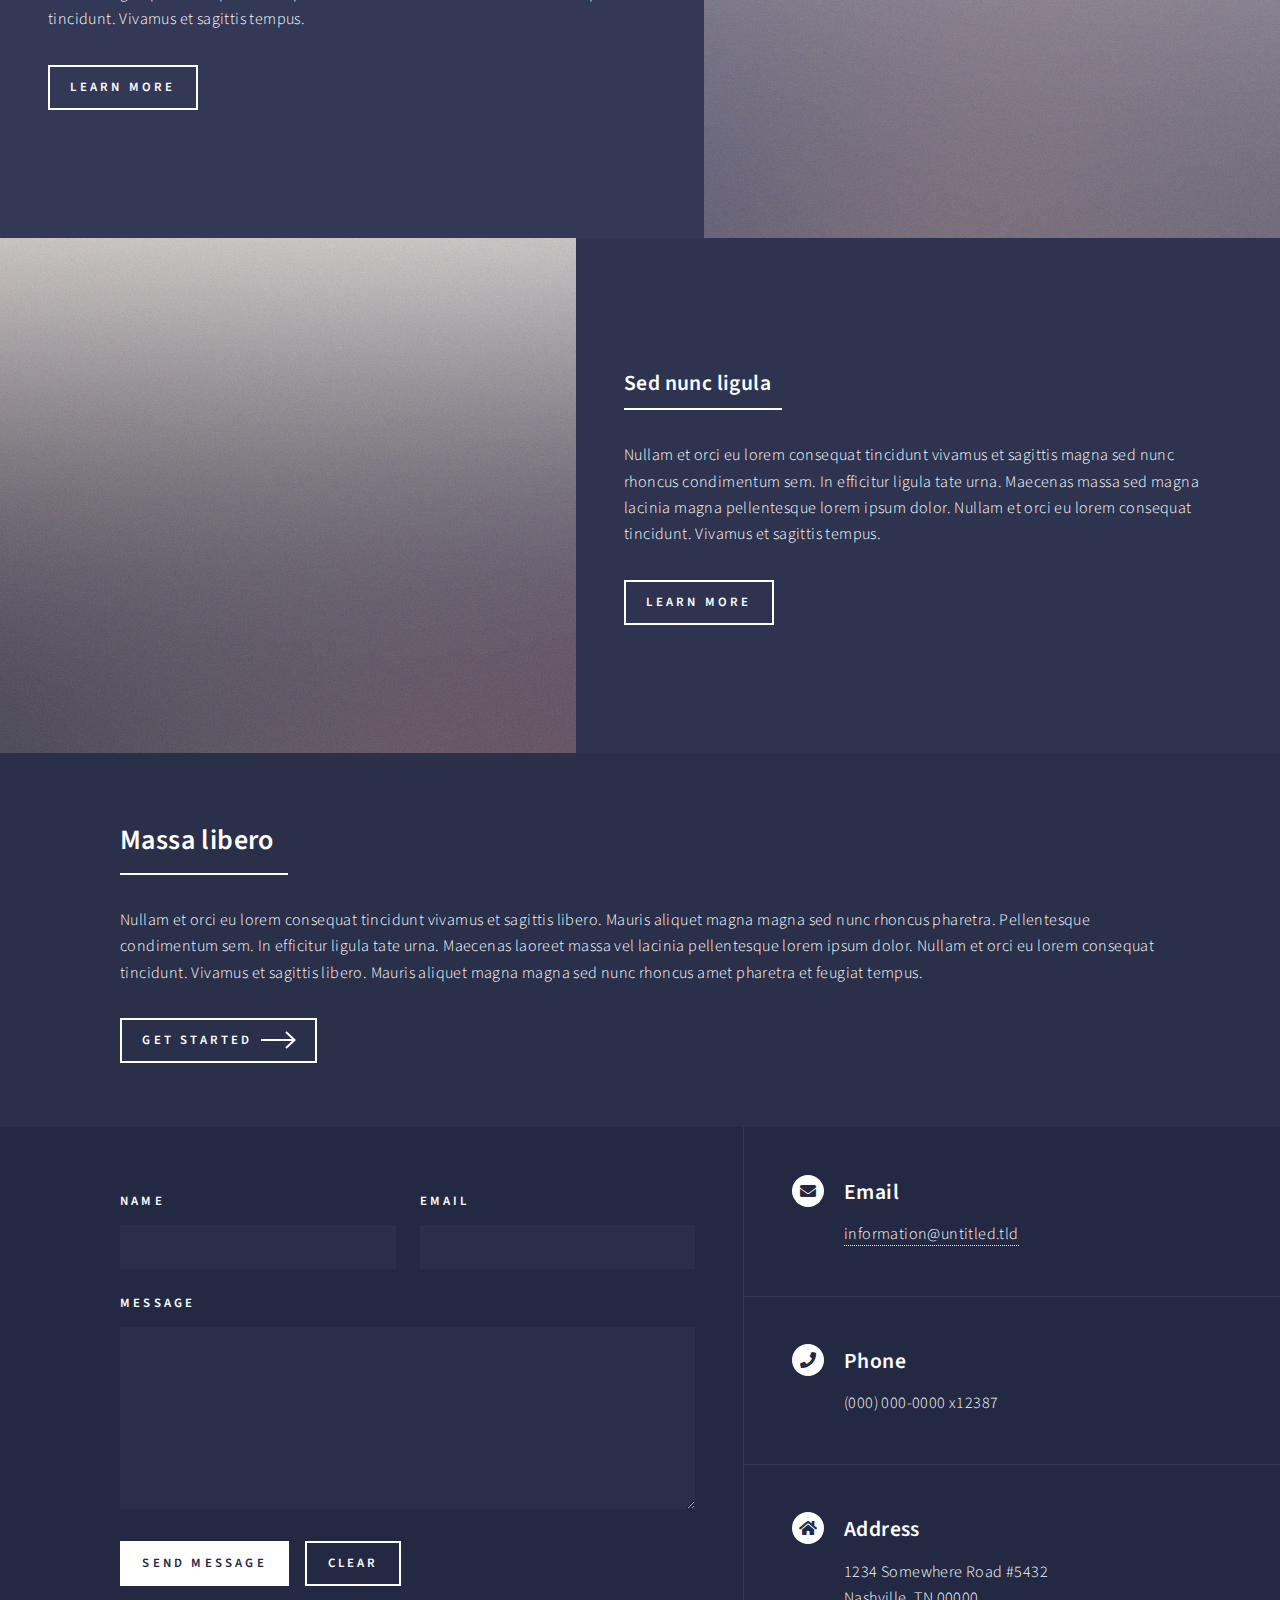
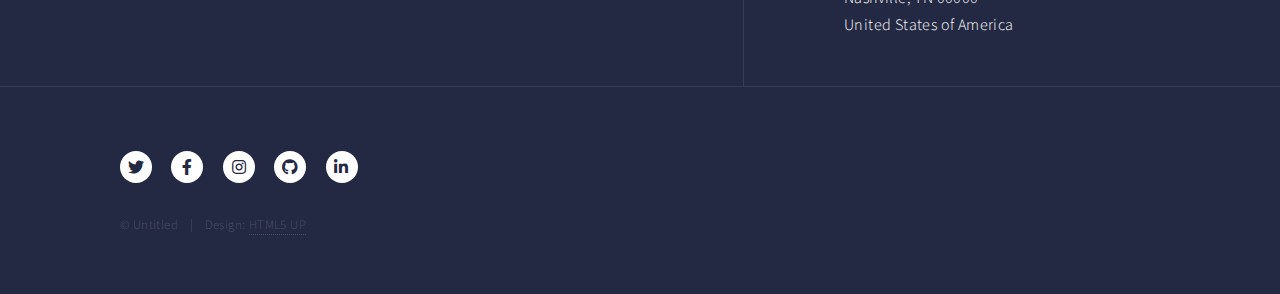
<file: landing.html>
<!DOCTYPE HTML>
<!--
	by carlos sigua
	html5up.net | @ajlkn
	Free for personal and commercial use under the CCA 3.0 license (html5up.net/license)
-->
<html>
	<head>
		<title>Landing - by carlos sigua</title>
		<meta charset="utf-8" />
		<meta name="viewport" content="width=device-width, initial-scale=1, user-scalable=no" />
		<link rel="stylesheet" href="assets/css/main.css" />
		<noscript><link rel="stylesheet" href="assets/css/noscript.css" /></noscript>
	</head>
	<body class="is-preload">

		<!-- Wrapper -->
			<div id="wrapper">

				<!-- Header -->
				<!-- Note: The "styleN" class below should match that of the banner element. -->
					<header id="header" class="alt style2">
						<a href="index.html" class="logo"><strong>CSI</strong> <span>by the ciego UP</span></a>
						<nav>
							<a href="#menu">Menu</a>
						</nav>
					</header>

				<!-- Menu -->
					<nav id="menu">
						<ul class="links">
							<li><a href="index.html">Home</a></li>
							<li><a href="landing.html">Landing</a></li>
							<li><a href="generic.html">Generic</a></li>
							<li><a href="elements.html">Elements</a></li>
							<li><a href="learningipv6.html">ipv6</a></li>
						</ul>
						<ul class="actions stacked">
							<li><a href="#" class="button primary fit">Get Started</a></li>
							<li><a href="#" class="button fit">Log In</a></li>
						</ul>
					</nav>

				<!-- Banner -->
				<!-- Note: The "styleN" class below should match that of the header element. -->
					<section id="banner" class="style2">
						<div class="inner">
							<span class="image">
								<img src="images/pic07.jpg" alt="" />
							</span>
							<header class="major">
								<h1>Landing</h1>
							</header>
							<div class="content">
								<p>Lorem ipsum dolor sit amet nullam consequat<br />
								sed veroeros. tempus adipiscing nulla.</p>
							</div>
						</div>
					</section>

				<!-- Main -->
					<div id="main">

						<!-- One -->
							<section id="one">
								<div class="inner">
									<header class="major">
										<h2>Sed amet aliquam</h2>
									</header>
									<p>Nullam et orci eu lorem consequat tincidunt vivamus et sagittis magna sed nunc rhoncus condimentum sem. In efficitur ligula tate urna. Maecenas massa vel lacinia pellentesque lorem ipsum dolor. Nullam et orci eu lorem consequat tincidunt. Vivamus et sagittis libero. Nullam et orci eu lorem consequat tincidunt vivamus et sagittis magna sed nunc rhoncus condimentum sem. In efficitur ligula tate urna.</p>
								</div>
							</section>

						<!-- Two -->
							<section id="two" class="spotlights">
								<section>
									<a href="generic.html" class="image">
										<img src="images/pic08.jpg" alt="" data-position="center center" />
									</a>
									<div class="content">
										<div class="inner">
											<header class="major">
												<h3>Orci maecenas</h3>
											</header>
											<p>Nullam et orci eu lorem consequat tincidunt vivamus et sagittis magna sed nunc rhoncus condimentum sem. In efficitur ligula tate urna. Maecenas massa sed magna lacinia magna pellentesque lorem ipsum dolor. Nullam et orci eu lorem consequat tincidunt. Vivamus et sagittis tempus.</p>
											<ul class="actions">
												<li><a href="generic.html" class="button">Learn more</a></li>
											</ul>
										</div>
									</div>
								</section>
								<section>
									<a href="generic.html" class="image">
										<img src="images/pic09.jpg" alt="" data-position="top center" />
									</a>
									<div class="content">
										<div class="inner">
											<header class="major">
												<h3>Rhoncus magna</h3>
											</header>
											<p>Nullam et orci eu lorem consequat tincidunt vivamus et sagittis magna sed nunc rhoncus condimentum sem. In efficitur ligula tate urna. Maecenas massa sed magna lacinia magna pellentesque lorem ipsum dolor. Nullam et orci eu lorem consequat tincidunt. Vivamus et sagittis tempus.</p>
											<ul class="actions">
												<li><a href="generic.html" class="button">Learn more</a></li>
											</ul>
										</div>
									</div>
								</section>
								<section>
									<a href="generic.html" class="image">
										<img src="images/pic10.jpg" alt="" data-position="25% 25%" />
									</a>
									<div class="content">
										<div class="inner">
											<header class="major">
												<h3>Sed nunc ligula</h3>
											</header>
											<p>Nullam et orci eu lorem consequat tincidunt vivamus et sagittis magna sed nunc rhoncus condimentum sem. In efficitur ligula tate urna. Maecenas massa sed magna lacinia magna pellentesque lorem ipsum dolor. Nullam et orci eu lorem consequat tincidunt. Vivamus et sagittis tempus.</p>
											<ul class="actions">
												<li><a href="generic.html" class="button">Learn more</a></li>
											</ul>
										</div>
									</div>
								</section>
							</section>

						<!-- Three -->
							<section id="three">
								<div class="inner">
									<header class="major">
										<h2>Massa libero</h2>
									</header>
									<p>Nullam et orci eu lorem consequat tincidunt vivamus et sagittis libero. Mauris aliquet magna magna sed nunc rhoncus pharetra. Pellentesque condimentum sem. In efficitur ligula tate urna. Maecenas laoreet massa vel lacinia pellentesque lorem ipsum dolor. Nullam et orci eu lorem consequat tincidunt. Vivamus et sagittis libero. Mauris aliquet magna magna sed nunc rhoncus amet pharetra et feugiat tempus.</p>
									<ul class="actions">
										<li><a href="generic.html" class="button next">Get Started</a></li>
									</ul>
								</div>
							</section>

					</div>

				<!-- Contact -->
					<section id="contact">
						<div class="inner">
							<section>
								<form method="post" action="#">
									<div class="fields">
										<div class="field half">
											<label for="name">Name</label>
											<input type="text" name="name" id="name" />
										</div>
										<div class="field half">
											<label for="email">Email</label>
											<input type="text" name="email" id="email" />
										</div>
										<div class="field">
											<label for="message">Message</label>
											<textarea name="message" id="message" rows="6"></textarea>
										</div>
									</div>
									<ul class="actions">
										<li><input type="submit" value="Send Message" class="primary" /></li>
										<li><input type="reset" value="Clear" /></li>
									</ul>
								</form>
							</section>
							<section class="split">
								<section>
									<div class="contact-method">
										<span class="icon solid alt fa-envelope"></span>
										<h3>Email</h3>
										<a href="#">information@untitled.tld</a>
									</div>
								</section>
								<section>
									<div class="contact-method">
										<span class="icon solid alt fa-phone"></span>
										<h3>Phone</h3>
										<span>(000) 000-0000 x12387</span>
									</div>
								</section>
								<section>
									<div class="contact-method">
										<span class="icon solid alt fa-home"></span>
										<h3>Address</h3>
										<span>1234 Somewhere Road #5432<br />
										Nashville, TN 00000<br />
										United States of America</span>
									</div>
								</section>
							</section>
						</div>
					</section>

				<!-- Footer -->
					<footer id="footer">
						<div class="inner">
							<ul class="icons">
								<li><a href="https://twitter.com/carlossiguam" class="icon brands alt fa-twitter"><span class="label">Twitter</span></a></li>
								<li><a href="https://www.facebook.com/Carlitoxs09/" class="icon brands alt fa-facebook-f"><span class="label">Facebook</span></a></li>
								<li><a href="https://www.instagram.com/carlos_luis353fb/" class="icon brands alt fa-instagram"><span class="label">Instagram</span></a></li>
								<li><a href="https://github.com/carlossiguam" class="icon brands alt fa-github"><span class="label">GitHub</span></a></li>
								<li><a href="https://www.linkedin.com/in/carlos98sigua/" class="icon brands alt fa-linkedin-in"><span class="label">LinkedIn</span></a></li>
							</ul>
							<ul class="copyright">
								<li>&copy; Untitled</li><li>Design: <a href="https://html5up.net">HTML5 UP</a></li>
							</ul>
						</div>
					</footer>

			</div>

		<!-- Scripts -->
			<script src="assets/js/jquery.min.js"></script>
			<script src="assets/js/jquery.scrolly.min.js"></script>
			<script src="assets/js/jquery.scrollex.min.js"></script>
			<script src="assets/js/browser.min.js"></script>
			<script src="assets/js/breakpoints.min.js"></script>
			<script src="assets/js/util.js"></script>
			<script src="assets/js/main.js"></script>

	</body>
</html>
</file>
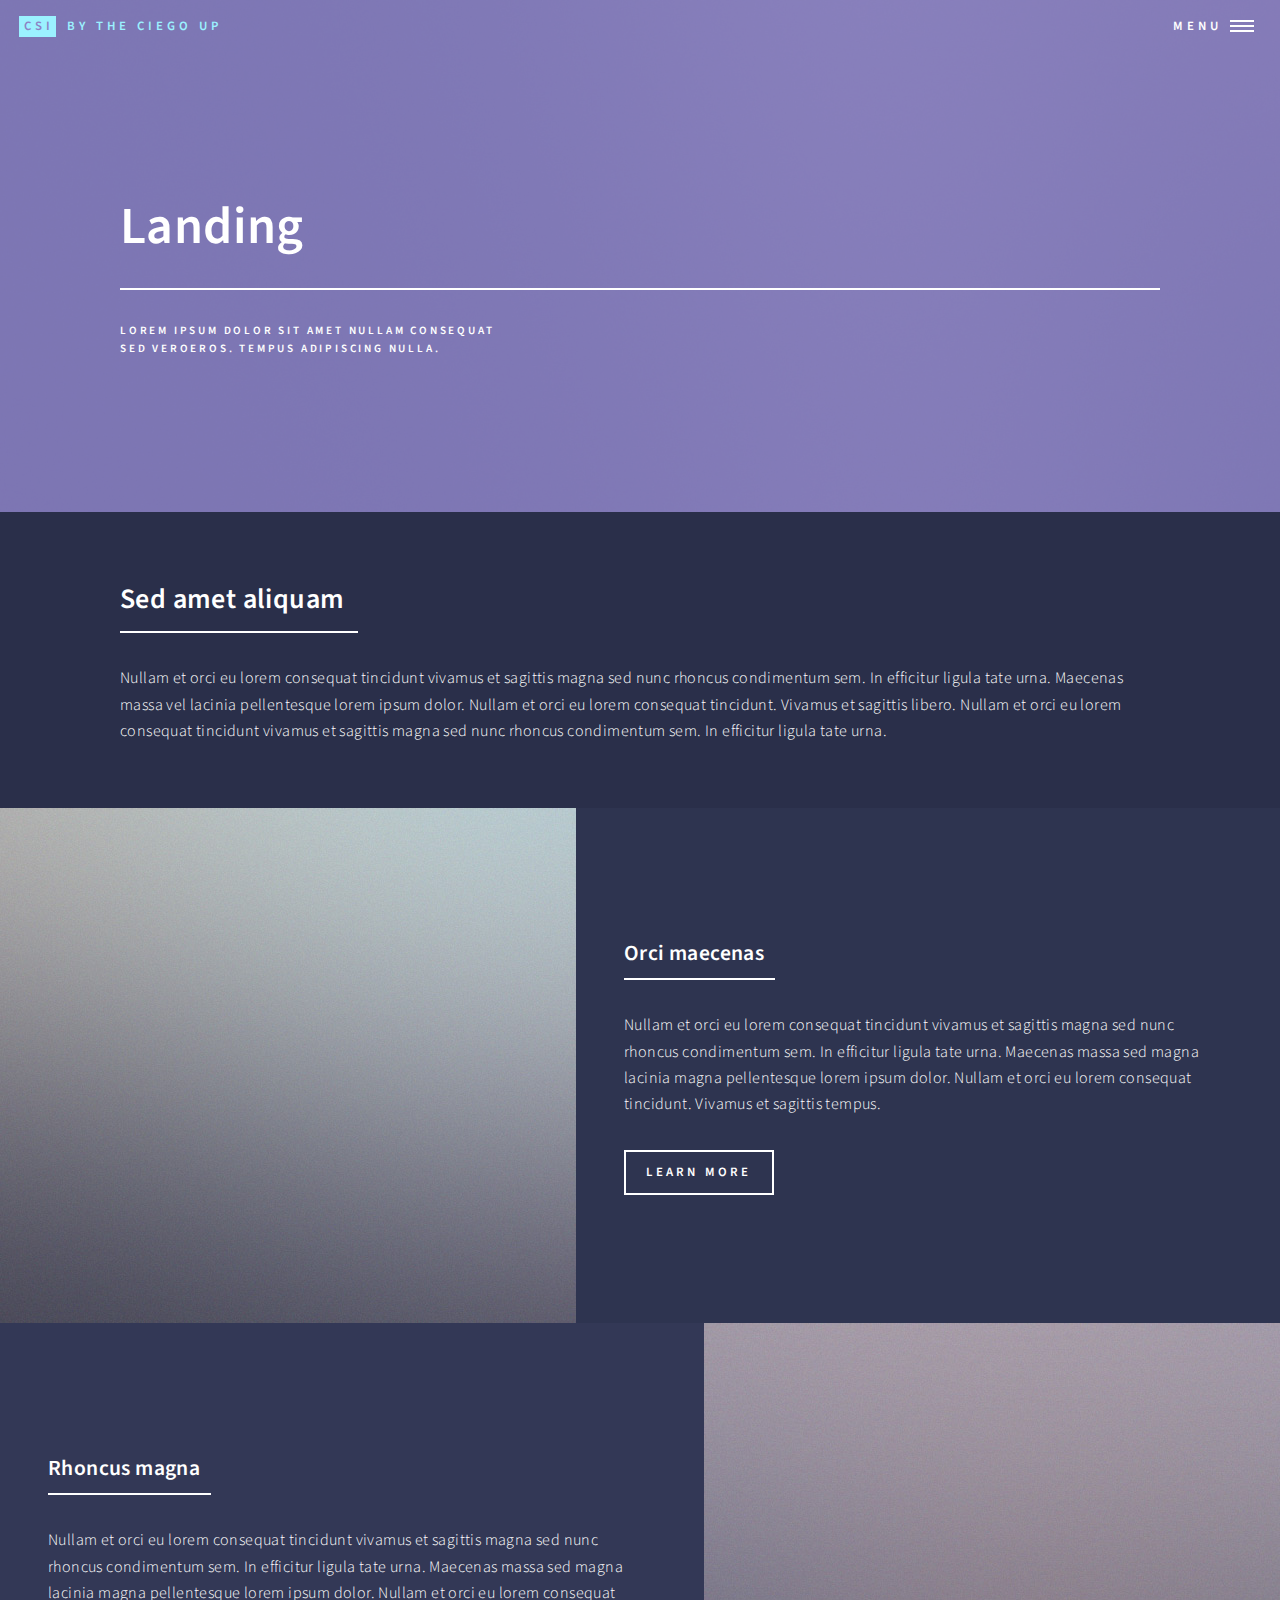
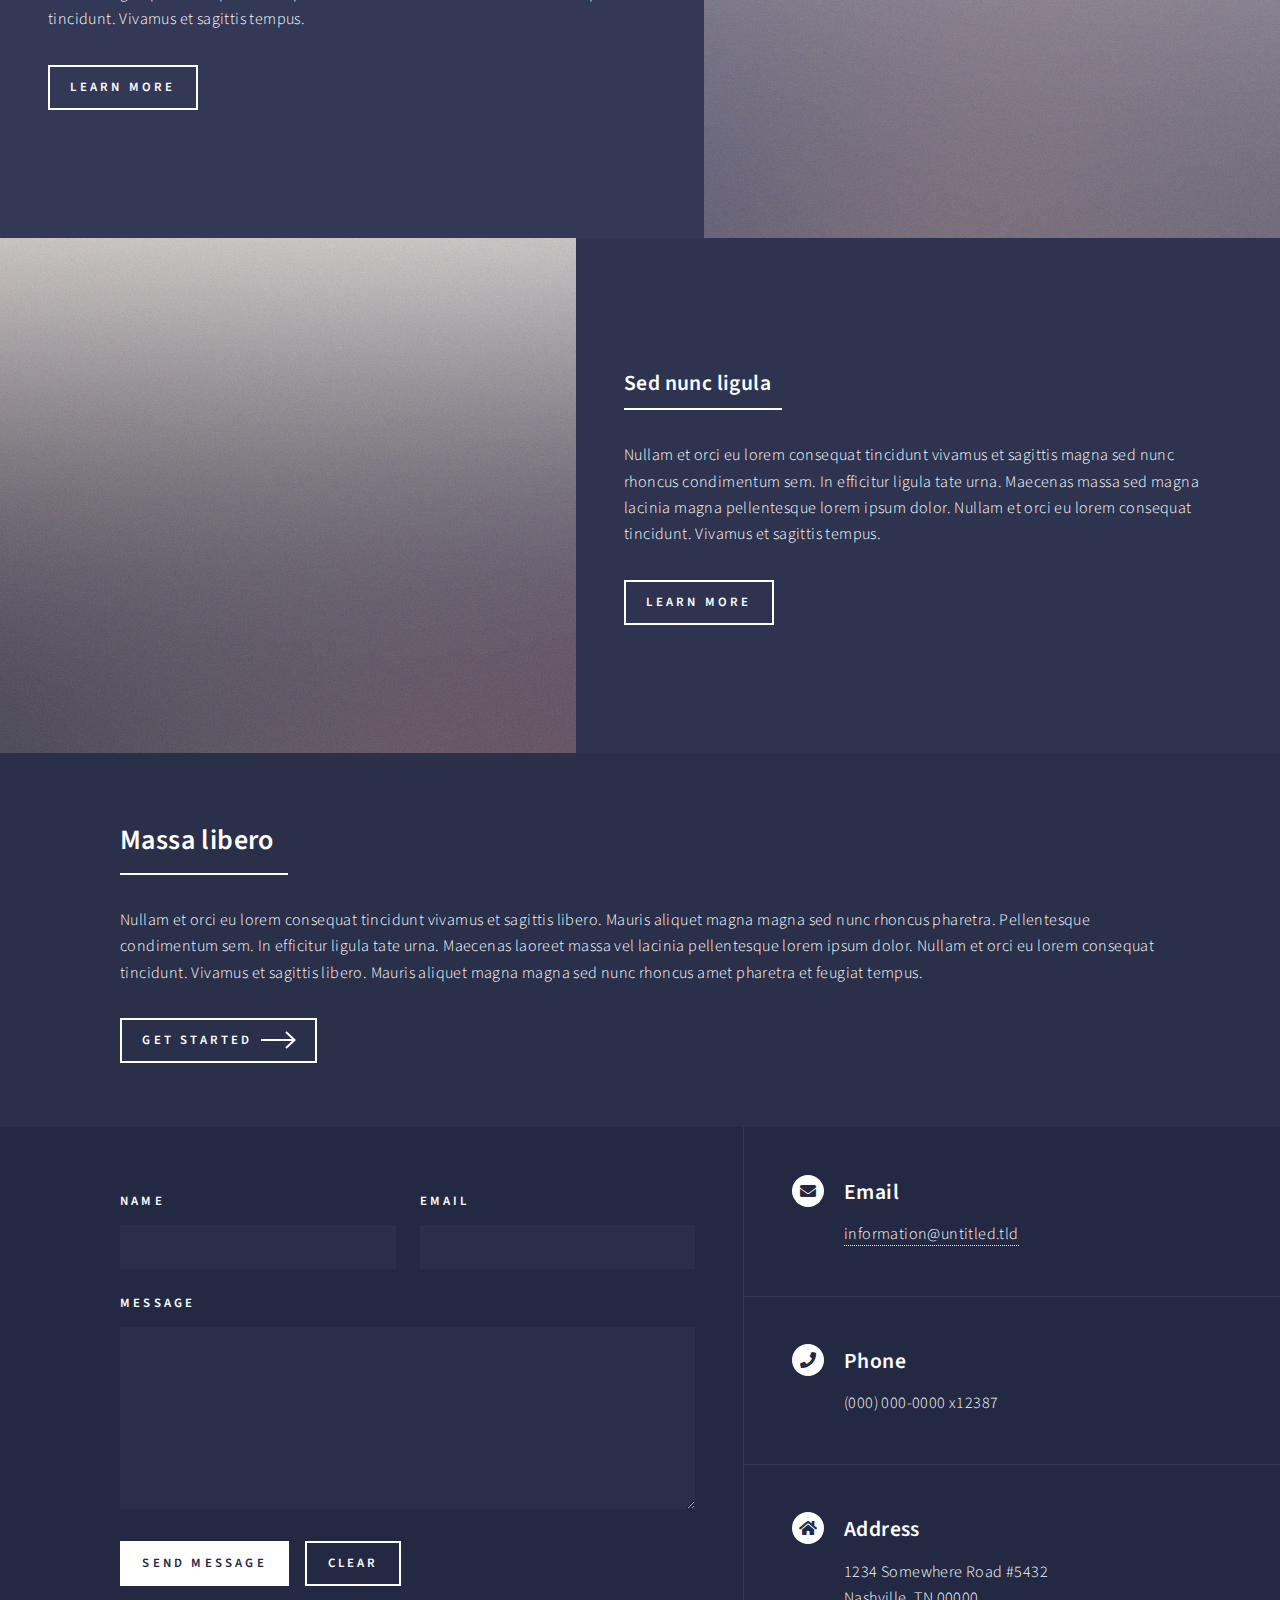
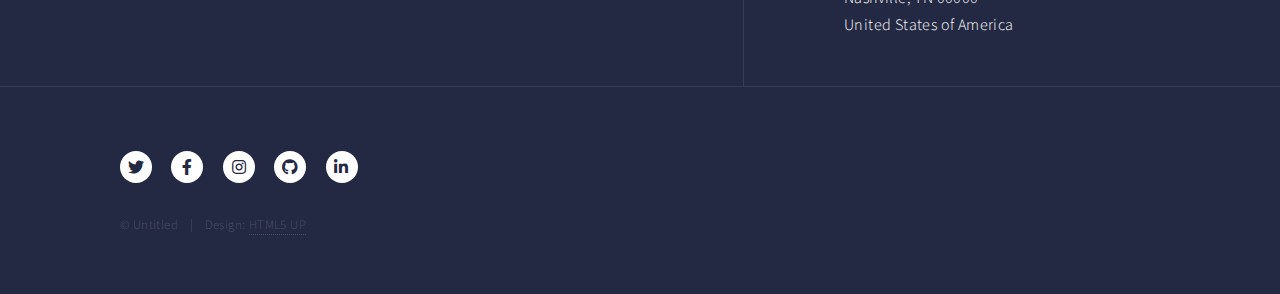
<file: learningipv6.html>
<!DOCTYPE HTML>
<!--
	by carlos sigua
	html5up.net | @ajlkn
	Free for personal and commercial use under the CCA 3.0 license (html5up.net/license)
-->
<html>
	<head>
		<title>IPV6 </title>
		<meta charset="utf-8" />
		<meta name="viewport" content="width=device-width, initial-scale=1, user-scalable=no" />
		<link rel="stylesheet" href="assets/css/main.css" />
		<noscript><link rel="stylesheet" href="assets/css/noscript.css" /></noscript>
	</head>
	<body class="is-preload">

		<!-- Wrapper -->
			<div id="wrapper">

				<!-- Header -->
				<!-- Note: The "styleN" class below should match that of the banner element. -->
					<header id="header" class="alt style2">
						<a href="index.html" class="logo"><strong>CSI</strong> <span>by the ciego UP</span></a>
						<nav>
							<a href="#menu">Menu</a>
						</nav>
					</header>

				<!-- Menu -->
					<nav id="menu">
						<ul class="links">
							<li><a href="index.html">Home</a></li>
							<li><a href="landing.html">Landing</a></li>
							<li><a href="generic.html">Generic</a></li>
							<li><a href="elements.html">Elements</a></li>
							<li><a href="learningipv6.html">ipv6</a></li>
						</ul>
						<ul class="actions stacked">
							<li><a href="#" class="button primary fit">Get Started</a></li>
							<li><a href="#" class="button fit">Log In</a></li>
						</ul>
					</nav>

				<!-- Banner -->
				<!-- Note: The "styleN" class below should match that of the header element. -->
					<section id="banner" class="style2">
						<div class="inner">
							<span class="image">
								<img src="images/pic07.jpg" alt="" />
							</span>
							<header class="major">
								<h1>Landing</h1>
							</header>
							<div class="content">
								<p>Lorem ipsum dolor sit amet nullam consequat<br />
								sed veroeros. tempus adipiscing nulla.</p>
							</div>
						</div>
					</section>

				<!-- Main -->
					<div id="main">

						<!-- One -->
							<section id="one">
								<div class="inner">
									<header class="major">
										<h2>Sed amet aliquam</h2>
									</header>
									<p>Nullam et orci eu lorem consequat tincidunt vivamus et sagittis magna sed nunc rhoncus condimentum sem. In efficitur ligula tate urna. Maecenas massa vel lacinia pellentesque lorem ipsum dolor. Nullam et orci eu lorem consequat tincidunt. Vivamus et sagittis libero. Nullam et orci eu lorem consequat tincidunt vivamus et sagittis magna sed nunc rhoncus condimentum sem. In efficitur ligula tate urna.</p>
								</div>
							</section>

						<!-- Two -->
							<section id="two" class="spotlights">
								<section>
									<a href="generic.html" class="image">
										<img src="images/pic08.jpg" alt="" data-position="center center" />
									</a>
									<div class="content">
										<div class="inner">
											<header class="major">
												<h3>Orci maecenas</h3>
											</header>
											<p>Nullam et orci eu lorem consequat tincidunt vivamus et sagittis magna sed nunc rhoncus condimentum sem. In efficitur ligula tate urna. Maecenas massa sed magna lacinia magna pellentesque lorem ipsum dolor. Nullam et orci eu lorem consequat tincidunt. Vivamus et sagittis tempus.</p>
											<ul class="actions">
												<li><a href="generic.html" class="button">Learn more</a></li>
											</ul>
										</div>
									</div>
								</section>
								<section>
									<a href="generic.html" class="image">
										<img src="images/pic09.jpg" alt="" data-position="top center" />
									</a>
									<div class="content">
										<div class="inner">
											<header class="major">
												<h3>Rhoncus magna</h3>
											</header>
											<p>Nullam et orci eu lorem consequat tincidunt vivamus et sagittis magna sed nunc rhoncus condimentum sem. In efficitur ligula tate urna. Maecenas massa sed magna lacinia magna pellentesque lorem ipsum dolor. Nullam et orci eu lorem consequat tincidunt. Vivamus et sagittis tempus.</p>
											<ul class="actions">
												<li><a href="generic.html" class="button">Learn more</a></li>
											</ul>
										</div>
									</div>
								</section>
								<section>
									<a href="generic.html" class="image">
										<img src="images/pic10.jpg" alt="" data-position="25% 25%" />
									</a>
									<div class="content">
										<div class="inner">
											<header class="major">
												<h3>Sed nunc ligula</h3>
											</header>
											<p>Nullam et orci eu lorem consequat tincidunt vivamus et sagittis magna sed nunc rhoncus condimentum sem. In efficitur ligula tate urna. Maecenas massa sed magna lacinia magna pellentesque lorem ipsum dolor. Nullam et orci eu lorem consequat tincidunt. Vivamus et sagittis tempus.</p>
											<ul class="actions">
												<li><a href="generic.html" class="button">Learn more</a></li>
											</ul>
										</div>
									</div>
								</section>
							</section>

						<!-- Three -->
							<section id="three">
								<div class="inner">
									<header class="major">
										<h2>Massa libero</h2>
									</header>
									<p>Nullam et orci eu lorem consequat tincidunt vivamus et sagittis libero. Mauris aliquet magna magna sed nunc rhoncus pharetra. Pellentesque condimentum sem. In efficitur ligula tate urna. Maecenas laoreet massa vel lacinia pellentesque lorem ipsum dolor. Nullam et orci eu lorem consequat tincidunt. Vivamus et sagittis libero. Mauris aliquet magna magna sed nunc rhoncus amet pharetra et feugiat tempus.</p>
									<ul class="actions">
										<li><a href="generic.html" class="button next">Get Started</a></li>
									</ul>
								</div>
							</section>

					</div>

				<!-- Contact -->
					<section id="contact">
						<div class="inner">
							<section>
								<form method="post" action="#">
									<div class="fields">
										<div class="field half">
											<label for="name">Name</label>
											<input type="text" name="name" id="name" />
										</div>
										<div class="field half">
											<label for="email">Email</label>
											<input type="text" name="email" id="email" />
										</div>
										<div class="field">
											<label for="message">Message</label>
											<textarea name="message" id="message" rows="6"></textarea>
										</div>
									</div>
									<ul class="actions">
										<li><input type="submit" value="Send Message" class="primary" /></li>
										<li><input type="reset" value="Clear" /></li>
									</ul>
								</form>
							</section>
							<section class="split">
								<section>
									<div class="contact-method">
										<span class="icon solid alt fa-envelope"></span>
										<h3>Email</h3>
										<a href="#">information@untitled.tld</a>
									</div>
								</section>
								<section>
									<div class="contact-method">
										<span class="icon solid alt fa-phone"></span>
										<h3>Phone</h3>
										<span>(000) 000-0000 x12387</span>
									</div>
								</section>
								<section>
									<div class="contact-method">
										<span class="icon solid alt fa-home"></span>
										<h3>Address</h3>
										<span>1234 Somewhere Road #5432<br />
										Nashville, TN 00000<br />
										United States of America</span>
									</div>
								</section>
							</section>
						</div>
					</section>

				<!-- Footer -->
					<footer id="footer">
						<div class="inner">
							<ul class="icons">
								<li><a href="https://twitter.com/carlossiguam" class="icon brands alt fa-twitter"><span class="label">Twitter</span></a></li>
								<li><a href="https://www.facebook.com/Carlitoxs09/" class="icon brands alt fa-facebook-f"><span class="label">Facebook</span></a></li>
								<li><a href="https://www.instagram.com/carlos_luis353fb/" class="icon brands alt fa-instagram"><span class="label">Instagram</span></a></li>
								<li><a href="https://github.com/carlossiguam" class="icon brands alt fa-github"><span class="label">GitHub</span></a></li>
								<li><a href="https://www.linkedin.com/in/carlos98sigua/" class="icon brands alt fa-linkedin-in"><span class="label">LinkedIn</span></a></li>
							</ul>
							<ul class="copyright">
								<li>&copy; Untitled</li><li>Design: <a href="https://html5up.net">HTML5 UP</a></li>
							</ul>
						</div>
					</footer>

			</div>

		<!-- Scripts -->
			<script src="assets/js/jquery.min.js"></script>
			<script src="assets/js/jquery.scrolly.min.js"></script>
			<script src="assets/js/jquery.scrollex.min.js"></script>
			<script src="assets/js/browser.min.js"></script>
			<script src="assets/js/breakpoints.min.js"></script>
			<script src="assets/js/util.js"></script>
			<script src="assets/js/main.js"></script>

	</body>
</html>
</file>
<file: assets/css/noscript.css>
/*
	by carlos sigua
	html5up.net | @ajlkn
	Free for personal and commercial use under the CCA 3.0 license (html5up.net/license)
*/

/* Banner */

	body.is-preload #banner:after {
		opacity: 0.85;
	}

	body.is-preload #banner > .inner {
		-moz-filter: none;
		-webkit-filter: none;
		-ms-filter: none;
		filter: none;
		-moz-transform: none;
		-webkit-transform: none;
		-ms-transform: none;
		transform: none;
		opacity: 1;
	}
</file>
<file: assets/css/main.css>
@import url(fontawesome-all.min.css);
@import url("https://fonts.googleapis.com/css?family=Source+Sans+Pro:300,300italic,600,600italic");

/*
	by carlos sigua
	html5up.net | @ajlkn
	Free for personal and commercial use under the CCA 3.0 license (html5up.net/license)
*/

html, body, div, span, applet, object,
iframe, h1, h2, h3, h4, h5, h6, p, blockquote,
pre, a, abbr, acronym, address, big, cite,
code, del, dfn, em, img, ins, kbd, q, s, samp,
small, strike, strong, sub, sup, tt, var, b,
u, i, center, dl, dt, dd, ol, ul, li, fieldset,
form, label, legend, table, caption, tbody,
tfoot, thead, tr, th, td, article, aside,
canvas, details, embed, figure, figcaption,
footer, header, hgroup, menu, nav, output, ruby,
section, summary, time, mark, audio, video {
	margin: 0;
	padding: 0;
	border: 0;
	font-size: 100%;
	font: inherit;
	vertical-align: baseline;}

article, aside, details, figcaption, figure,
footer, header, hgroup, menu, nav, section {
	display: block;}

body {
	line-height: 1;
}

ol, ul {
	list-style: none;
}

blockquote, q {
	quotes: none;
}

	blockquote:before, blockquote:after, q:before, q:after {
		content: '';
		content: none;
	}

table {
	border-collapse: collapse;
	border-spacing: 0;
}

body {
	-webkit-text-size-adjust: none;
}

mark {
	background-color: transparent;
	color: inherit;
}

input::-moz-focus-inner {
	border: 0;
	padding: 0;
}

input, select, textarea {
	-moz-appearance: none;
	-webkit-appearance: none;
	-ms-appearance: none;
	appearance: none;
}

/* Basic */

	@-ms-viewport {
		width: device-width;
	}

	body {
		-ms-overflow-style: scrollbar;
	}

	@media screen and (max-width: 480px) {

		html, body {
			min-width: 320px;
		}

	}

	html {
		box-sizing: border-box;
	}

	*, *:before, *:after {
		box-sizing: inherit;
	}

	body {
		background: #242943;
	}

		body.is-preload *, body.is-preload *:before, body.is-preload *:after {
			-moz-animation: none !important;
			-webkit-animation: none !important;
			-ms-animation: none !important;
			animation: none !important;
			-moz-transition: none !important;
			-webkit-transition: none !important;
			-ms-transition: none !important;
			transition: none !important;
		}

/* Type */

	body, input, select, textarea {
		color: #ffffff;
		font-family: "Source Sans Pro", Helvetica, sans-serif;
		font-size: 17pt;
		font-weight: 300;
		letter-spacing: 0.025em;
		line-height: 1.65;
	}

		@media screen and (max-width: 1680px) {

			body, input, select, textarea {
				font-size: 14pt;
			}

		}

		@media screen and (max-width: 1280px) {

			body, input, select, textarea {
				font-size: 12pt;
			}

		}

		@media screen and (max-width: 360px) {

			body, input, select, textarea {
				font-size: 11pt;
			}

		}

	a {
		-moz-transition: color 0.2s ease-in-out, border-bottom-color 0.2s ease-in-out;
		-webkit-transition: color 0.2s ease-in-out, border-bottom-color 0.2s ease-in-out;
		-ms-transition: color 0.2s ease-in-out, border-bottom-color 0.2s ease-in-out;
		transition: color 0.2s ease-in-out, border-bottom-color 0.2s ease-in-out;
		border-bottom: dotted 1px;
		color: inherit;
		text-decoration: none;
	}

		a:hover {
			border-bottom-color: transparent;
			color: #9bf1ff !important;
		}

		a:active {
			color: #53e3fb !important;
		}

	strong, b {
		color: #ffffff;
		font-weight: 600;
	}

	em, i {
		font-style: italic;
	}

	p {
		margin: 0 0 2em 0;
	}

	h1, h2, h3, h4, h5, h6 {
		color: #ffffff;
		font-weight: 600;
		line-height: 1.65;
		margin: 0 0 1em 0;
	}

		h1 a, h2 a, h3 a, h4 a, h5 a, h6 a {
			color: inherit;
			border-bottom: 0;
		}

	h1 {
		font-size: 2.5em;
	}

	h2 {
		font-size: 1.75em;
	}

	h3 {
		font-size: 1.35em;
	}

	h4 {
		font-size: 1.1em;
	}

	h5 {
		font-size: 0.9em;
	}

	h6 {
		font-size: 0.7em;
	}

	@media screen and (max-width: 736px) {

		h1 {
			font-size: 2em;
		}

		h2 {
			font-size: 1.5em;
		}

		h3 {
			font-size: 1.25em;
		}

	}

	sub {
		font-size: 0.8em;
		position: relative;
		top: 0.5em;
	}

	sup {
		font-size: 0.8em;
		position: relative;
		top: -0.5em;
	}

	blockquote {
		border-left: solid 4px rgba(212, 212, 255, 0.1);
		font-style: italic;
		margin: 0 0 2em 0;
		padding: 0.5em 0 0.5em 2em;
	}

	code {
		background: rgba(212, 212, 255, 0.035);
		font-family: "Courier New", monospace;
		font-size: 0.9em;
		margin: 0 0.25em;
		padding: 0.25em 0.65em;
	}

	pre {
		-webkit-overflow-scrolling: touch;
		font-family: "Courier New", monospace;
		font-size: 0.9em;
		margin: 0 0 2em 0;
	}

		pre code {
			display: block;
			line-height: 1.75;
			padding: 1em 1.5em;
			overflow-x: auto;
		}

	hr {
		border: 0;
		border-bottom: solid 1px rgba(212, 212, 255, 0.1);
		margin: 2em 0;
	}

		hr.major {
			margin: 3em 0;
		}

	.align-left {
		text-align: left;
	}

	.align-center {
		text-align: center;
	}

	.align-right {
		text-align: right;
	}

/* Row */

	.row {
		display: flex;
		flex-wrap: wrap;
		box-sizing: border-box;
		align-items: stretch;
	}

		.row > * {
			box-sizing: border-box;
		}

		.row.gtr-uniform > * > :last-child {
			margin-bottom: 0;
		}

		.row.aln-left {
			justify-content: flex-start;
		}

		.row.aln-center {
			justify-content: center;
		}

		.row.aln-right {
			justify-content: flex-end;
		}

		.row.aln-top {
			align-items: flex-start;
		}

		.row.aln-middle {
			align-items: center;
		}

		.row.aln-bottom {
			align-items: flex-end;
		}

		.row > .imp {
			order: -1;
		}

		.row > .col-1 {
			width: 8.33333%;
		}

		.row > .off-1 {
			margin-left: 8.33333%;
		}

		.row > .col-2 {
			width: 16.66667%;
		}

		.row > .off-2 {
			margin-left: 16.66667%;
		}

		.row > .col-3 {
			width: 25%;
		}

		.row > .off-3 {
			margin-left: 25%;
		}

		.row > .col-4 {
			width: 33.33333%;
		}

		.row > .off-4 {
			margin-left: 33.33333%;
		}

		.row > .col-5 {
			width: 41.66667%;
		}

		.row > .off-5 {
			margin-left: 41.66667%;
		}

		.row > .col-6 {
			width: 50%;
		}

		.row > .off-6 {
			margin-left: 50%;
		}

		.row > .col-7 {
			width: 58.33333%;
		}

		.row > .off-7 {
			margin-left: 58.33333%;
		}

		.row > .col-8 {
			width: 66.66667%;
		}

		.row > .off-8 {
			margin-left: 66.66667%;
		}

		.row > .col-9 {
			width: 75%;
		}

		.row > .off-9 {
			margin-left: 75%;
		}

		.row > .col-10 {
			width: 83.33333%;
		}

		.row > .off-10 {
			margin-left: 83.33333%;
		}

		.row > .col-11 {
			width: 91.66667%;
		}

		.row > .off-11 {
			margin-left: 91.66667%;
		}

		.row > .col-12 {
			width: 100%;
		}

		.row > .off-12 {
			margin-left: 100%;
		}

		.row.gtr-0 {
			margin-top: 0;
			margin-left: 0em;
		}

			.row.gtr-0 > * {
				padding: 0 0 0 0em;
			}

			.row.gtr-0.gtr-uniform {
				margin-top: 0em;
			}

				.row.gtr-0.gtr-uniform > * {
					padding-top: 0em;
				}

		.row.gtr-25 {
			margin-top: 0;
			margin-left: -0.5em;
		}

			.row.gtr-25 > * {
				padding: 0 0 0 0.5em;
			}

			.row.gtr-25.gtr-uniform {
				margin-top: -0.5em;
			}

				.row.gtr-25.gtr-uniform > * {
					padding-top: 0.5em;
				}

		.row.gtr-50 {
			margin-top: 0;
			margin-left: -1em;
		}

			.row.gtr-50 > * {
				padding: 0 0 0 1em;
			}

			.row.gtr-50.gtr-uniform {
				margin-top: -1em;
			}

				.row.gtr-50.gtr-uniform > * {
					padding-top: 1em;
				}

		.row {
			margin-top: 0;
			margin-left: -2em;
		}

			.row > * {
				padding: 0 0 0 2em;
			}

			.row.gtr-uniform {
				margin-top: -2em;
			}

				.row.gtr-uniform > * {
					padding-top: 2em;
				}

		.row.gtr-150 {
			margin-top: 0;
			margin-left: -3em;
		}

			.row.gtr-150 > * {
				padding: 0 0 0 3em;
			}

			.row.gtr-150.gtr-uniform {
				margin-top: -3em;
			}

				.row.gtr-150.gtr-uniform > * {
					padding-top: 3em;
				}

		.row.gtr-200 {
			margin-top: 0;
			margin-left: -4em;
		}

			.row.gtr-200 > * {
				padding: 0 0 0 4em;
			}

			.row.gtr-200.gtr-uniform {
				margin-top: -4em;
			}

				.row.gtr-200.gtr-uniform > * {
					padding-top: 4em;
				}

		@media screen and (max-width: 1680px) {

			.row {
				display: flex;
				flex-wrap: wrap;
				box-sizing: border-box;
				align-items: stretch;
			}

				.row > * {
					box-sizing: border-box;
				}

				.row.gtr-uniform > * > :last-child {
					margin-bottom: 0;
				}

				.row.aln-left {
					justify-content: flex-start;
				}

				.row.aln-center {
					justify-content: center;
				}

				.row.aln-right {
					justify-content: flex-end;
				}

				.row.aln-top {
					align-items: flex-start;
				}

				.row.aln-middle {
					align-items: center;
				}

				.row.aln-bottom {
					align-items: flex-end;
				}

				.row > .imp-xlarge {
					order: -1;
				}

				.row > .col-1-xlarge {
					width: 8.33333%;
				}

				.row > .off-1-xlarge {
					margin-left: 8.33333%;
				}

				.row > .col-2-xlarge {
					width: 16.66667%;
				}

				.row > .off-2-xlarge {
					margin-left: 16.66667%;
				}

				.row > .col-3-xlarge {
					width: 25%;
				}

				.row > .off-3-xlarge {
					margin-left: 25%;
				}

				.row > .col-4-xlarge {
					width: 33.33333%;
				}

				.row > .off-4-xlarge {
					margin-left: 33.33333%;
				}

				.row > .col-5-xlarge {
					width: 41.66667%;
				}

				.row > .off-5-xlarge {
					margin-left: 41.66667%;
				}

				.row > .col-6-xlarge {
					width: 50%;
				}

				.row > .off-6-xlarge {
					margin-left: 50%;
				}

				.row > .col-7-xlarge {
					width: 58.33333%;
				}

				.row > .off-7-xlarge {
					margin-left: 58.33333%;
				}

				.row > .col-8-xlarge {
					width: 66.66667%;
				}

				.row > .off-8-xlarge {
					margin-left: 66.66667%;
				}

				.row > .col-9-xlarge {
					width: 75%;
				}

				.row > .off-9-xlarge {
					margin-left: 75%;
				}

				.row > .col-10-xlarge {
					width: 83.33333%;
				}

				.row > .off-10-xlarge {
					margin-left: 83.33333%;
				}

				.row > .col-11-xlarge {
					width: 91.66667%;
				}

				.row > .off-11-xlarge {
					margin-left: 91.66667%;
				}

				.row > .col-12-xlarge {
					width: 100%;
				}

				.row > .off-12-xlarge {
					margin-left: 100%;
				}

				.row.gtr-0 {
					margin-top: 0;
					margin-left: 0em;
				}

					.row.gtr-0 > * {
						padding: 0 0 0 0em;
					}

					.row.gtr-0.gtr-uniform {
						margin-top: 0em;
					}

						.row.gtr-0.gtr-uniform > * {
							padding-top: 0em;
						}

				.row.gtr-25 {
					margin-top: 0;
					margin-left: -0.5em;
				}

					.row.gtr-25 > * {
						padding: 0 0 0 0.5em;
					}

					.row.gtr-25.gtr-uniform {
						margin-top: -0.5em;
					}

						.row.gtr-25.gtr-uniform > * {
							padding-top: 0.5em;
						}

				.row.gtr-50 {
					margin-top: 0;
					margin-left: -1em;
				}

					.row.gtr-50 > * {
						padding: 0 0 0 1em;
					}

					.row.gtr-50.gtr-uniform {
						margin-top: -1em;
					}

						.row.gtr-50.gtr-uniform > * {
							padding-top: 1em;
						}

				.row {
					margin-top: 0;
					margin-left: -2em;
				}

					.row > * {
						padding: 0 0 0 2em;
					}

					.row.gtr-uniform {
						margin-top: -2em;
					}

						.row.gtr-uniform > * {
							padding-top: 2em;
						}

				.row.gtr-150 {
					margin-top: 0;
					margin-left: -3em;
				}

					.row.gtr-150 > * {
						padding: 0 0 0 3em;
					}

					.row.gtr-150.gtr-uniform {
						margin-top: -3em;
					}

						.row.gtr-150.gtr-uniform > * {
							padding-top: 3em;
						}

				.row.gtr-200 {
					margin-top: 0;
					margin-left: -4em;
				}

					.row.gtr-200 > * {
						padding: 0 0 0 4em;
					}

					.row.gtr-200.gtr-uniform {
						margin-top: -4em;
					}

						.row.gtr-200.gtr-uniform > * {
							padding-top: 4em;
						}

		}

		@media screen and (max-width: 1280px) {

			.row {
				display: flex;
				flex-wrap: wrap;
				box-sizing: border-box;
				align-items: stretch;
			}

				.row > * {
					box-sizing: border-box;
				}

				.row.gtr-uniform > * > :last-child {
					margin-bottom: 0;
				}

				.row.aln-left {
					justify-content: flex-start;
				}

				.row.aln-center {
					justify-content: center;
				}

				.row.aln-right {
					justify-content: flex-end;
				}

				.row.aln-top {
					align-items: flex-start;
				}

				.row.aln-middle {
					align-items: center;
				}

				.row.aln-bottom {
					align-items: flex-end;
				}

				.row > .imp-large {
					order: -1;
				}

				.row > .col-1-large {
					width: 8.33333%;
				}

				.row > .off-1-large {
					margin-left: 8.33333%;
				}

				.row > .col-2-large {
					width: 16.66667%;
				}

				.row > .off-2-large {
					margin-left: 16.66667%;
				}

				.row > .col-3-large {
					width: 25%;
				}

				.row > .off-3-large {
					margin-left: 25%;
				}

				.row > .col-4-large {
					width: 33.33333%;
				}

				.row > .off-4-large {
					margin-left: 33.33333%;
				}

				.row > .col-5-large {
					width: 41.66667%;
				}

				.row > .off-5-large {
					margin-left: 41.66667%;
				}

				.row > .col-6-large {
					width: 50%;
				}

				.row > .off-6-large {
					margin-left: 50%;
				}

				.row > .col-7-large {
					width: 58.33333%;
				}

				.row > .off-7-large {
					margin-left: 58.33333%;
				}

				.row > .col-8-large {
					width: 66.66667%;
				}

				.row > .off-8-large {
					margin-left: 66.66667%;
				}

				.row > .col-9-large {
					width: 75%;
				}

				.row > .off-9-large {
					margin-left: 75%;
				}

				.row > .col-10-large {
					width: 83.33333%;
				}

				.row > .off-10-large {
					margin-left: 83.33333%;
				}

				.row > .col-11-large {
					width: 91.66667%;
				}

				.row > .off-11-large {
					margin-left: 91.66667%;
				}

				.row > .col-12-large {
					width: 100%;
				}

				.row > .off-12-large {
					margin-left: 100%;
				}

				.row.gtr-0 {
					margin-top: 0;
					margin-left: 0em;
				}

					.row.gtr-0 > * {
						padding: 0 0 0 0em;
					}

					.row.gtr-0.gtr-uniform {
						margin-top: 0em;
					}

						.row.gtr-0.gtr-uniform > * {
							padding-top: 0em;
						}

				.row.gtr-25 {
					margin-top: 0;
					margin-left: -0.375em;
				}

					.row.gtr-25 > * {
						padding: 0 0 0 0.375em;
					}

					.row.gtr-25.gtr-uniform {
						margin-top: -0.375em;
					}

						.row.gtr-25.gtr-uniform > * {
							padding-top: 0.375em;
						}

				.row.gtr-50 {
					margin-top: 0;
					margin-left: -0.75em;
				}

					.row.gtr-50 > * {
						padding: 0 0 0 0.75em;
					}

					.row.gtr-50.gtr-uniform {
						margin-top: -0.75em;
					}

						.row.gtr-50.gtr-uniform > * {
							padding-top: 0.75em;
						}

				.row {
					margin-top: 0;
					margin-left: -1.5em;
				}

					.row > * {
						padding: 0 0 0 1.5em;
					}

					.row.gtr-uniform {
						margin-top: -1.5em;
					}

						.row.gtr-uniform > * {
							padding-top: 1.5em;
						}

				.row.gtr-150 {
					margin-top: 0;
					margin-left: -2.25em;
				}

					.row.gtr-150 > * {
						padding: 0 0 0 2.25em;
					}

					.row.gtr-150.gtr-uniform {
						margin-top: -2.25em;
					}

						.row.gtr-150.gtr-uniform > * {
							padding-top: 2.25em;
						}

				.row.gtr-200 {
					margin-top: 0;
					margin-left: -3em;
				}

					.row.gtr-200 > * {
						padding: 0 0 0 3em;
					}

					.row.gtr-200.gtr-uniform {
						margin-top: -3em;
					}

						.row.gtr-200.gtr-uniform > * {
							padding-top: 3em;
						}

		}

		@media screen and (max-width: 980px) {

			.row {
				display: flex;
				flex-wrap: wrap;
				box-sizing: border-box;
				align-items: stretch;
			}

				.row > * {
					box-sizing: border-box;
				}

				.row.gtr-uniform > * > :last-child {
					margin-bottom: 0;
				}

				.row.aln-left {
					justify-content: flex-start;
				}

				.row.aln-center {
					justify-content: center;
				}

				.row.aln-right {
					justify-content: flex-end;
				}

				.row.aln-top {
					align-items: flex-start;
				}

				.row.aln-middle {
					align-items: center;
				}

				.row.aln-bottom {
					align-items: flex-end;
				}

				.row > .imp-medium {
					order: -1;
				}

				.row > .col-1-medium {
					width: 8.33333%;
				}

				.row > .off-1-medium {
					margin-left: 8.33333%;
				}

				.row > .col-2-medium {
					width: 16.66667%;
				}

				.row > .off-2-medium {
					margin-left: 16.66667%;
				}

				.row > .col-3-medium {
					width: 25%;
				}

				.row > .off-3-medium {
					margin-left: 25%;
				}

				.row > .col-4-medium {
					width: 33.33333%;
				}

				.row > .off-4-medium {
					margin-left: 33.33333%;
				}

				.row > .col-5-medium {
					width: 41.66667%;
				}

				.row > .off-5-medium {
					margin-left: 41.66667%;
				}

				.row > .col-6-medium {
					width: 50%;
				}

				.row > .off-6-medium {
					margin-left: 50%;
				}

				.row > .col-7-medium {
					width: 58.33333%;
				}

				.row > .off-7-medium {
					margin-left: 58.33333%;
				}

				.row > .col-8-medium {
					width: 66.66667%;
				}

				.row > .off-8-medium {
					margin-left: 66.66667%;
				}

				.row > .col-9-medium {
					width: 75%;
				}

				.row > .off-9-medium {
					margin-left: 75%;
				}

				.row > .col-10-medium {
					width: 83.33333%;
				}

				.row > .off-10-medium {
					margin-left: 83.33333%;
				}

				.row > .col-11-medium {
					width: 91.66667%;
				}

				.row > .off-11-medium {
					margin-left: 91.66667%;
				}

				.row > .col-12-medium {
					width: 100%;
				}

				.row > .off-12-medium {
					margin-left: 100%;
				}

				.row.gtr-0 {
					margin-top: 0;
					margin-left: 0em;
				}

					.row.gtr-0 > * {
						padding: 0 0 0 0em;
					}

					.row.gtr-0.gtr-uniform {
						margin-top: 0em;
					}

						.row.gtr-0.gtr-uniform > * {
							padding-top: 0em;
						}

				.row.gtr-25 {
					margin-top: 0;
					margin-left: -0.375em;
				}

					.row.gtr-25 > * {
						padding: 0 0 0 0.375em;
					}

					.row.gtr-25.gtr-uniform {
						margin-top: -0.375em;
					}

						.row.gtr-25.gtr-uniform > * {
							padding-top: 0.375em;
						}

				.row.gtr-50 {
					margin-top: 0;
					margin-left: -0.75em;
				}

					.row.gtr-50 > * {
						padding: 0 0 0 0.75em;
					}

					.row.gtr-50.gtr-uniform {
						margin-top: -0.75em;
					}

						.row.gtr-50.gtr-uniform > * {
							padding-top: 0.75em;
						}

				.row {
					margin-top: 0;
					margin-left: -1.5em;
				}

					.row > * {
						padding: 0 0 0 1.5em;
					}

					.row.gtr-uniform {
						margin-top: -1.5em;
					}

						.row.gtr-uniform > * {
							padding-top: 1.5em;
						}

				.row.gtr-150 {
					margin-top: 0;
					margin-left: -2.25em;
				}

					.row.gtr-150 > * {
						padding: 0 0 0 2.25em;
					}

					.row.gtr-150.gtr-uniform {
						margin-top: -2.25em;
					}

						.row.gtr-150.gtr-uniform > * {
							padding-top: 2.25em;
						}

				.row.gtr-200 {
					margin-top: 0;
					margin-left: -3em;
				}

					.row.gtr-200 > * {
						padding: 0 0 0 3em;
					}

					.row.gtr-200.gtr-uniform {
						margin-top: -3em;
					}

						.row.gtr-200.gtr-uniform > * {
							padding-top: 3em;
						}

		}

		@media screen and (max-width: 736px) {

			.row {
				display: flex;
				flex-wrap: wrap;
				box-sizing: border-box;
				align-items: stretch;
			}

				.row > * {
					box-sizing: border-box;
				}

				.row.gtr-uniform > * > :last-child {
					margin-bottom: 0;
				}

				.row.aln-left {
					justify-content: flex-start;
				}

				.row.aln-center {
					justify-content: center;
				}

				.row.aln-right {
					justify-content: flex-end;
				}

				.row.aln-top {
					align-items: flex-start;
				}

				.row.aln-middle {
					align-items: center;
				}

				.row.aln-bottom {
					align-items: flex-end;
				}

				.row > .imp-small {
					order: -1;
				}

				.row > .col-1-small {
					width: 8.33333%;
				}

				.row > .off-1-small {
					margin-left: 8.33333%;
				}

				.row > .col-2-small {
					width: 16.66667%;
				}

				.row > .off-2-small {
					margin-left: 16.66667%;
				}

				.row > .col-3-small {
					width: 25%;
				}

				.row > .off-3-small {
					margin-left: 25%;
				}

				.row > .col-4-small {
					width: 33.33333%;
				}

				.row > .off-4-small {
					margin-left: 33.33333%;
				}

				.row > .col-5-small {
					width: 41.66667%;
				}

				.row > .off-5-small {
					margin-left: 41.66667%;
				}

				.row > .col-6-small {
					width: 50%;
				}

				.row > .off-6-small {
					margin-left: 50%;
				}

				.row > .col-7-small {
					width: 58.33333%;
				}

				.row > .off-7-small {
					margin-left: 58.33333%;
				}

				.row > .col-8-small {
					width: 66.66667%;
				}

				.row > .off-8-small {
					margin-left: 66.66667%;
				}

				.row > .col-9-small {
					width: 75%;
				}

				.row > .off-9-small {
					margin-left: 75%;
				}

				.row > .col-10-small {
					width: 83.33333%;
				}

				.row > .off-10-small {
					margin-left: 83.33333%;
				}

				.row > .col-11-small {
					width: 91.66667%;
				}

				.row > .off-11-small {
					margin-left: 91.66667%;
				}

				.row > .col-12-small {
					width: 100%;
				}

				.row > .off-12-small {
					margin-left: 100%;
				}

				.row.gtr-0 {
					margin-top: 0;
					margin-left: 0em;
				}

					.row.gtr-0 > * {
						padding: 0 0 0 0em;
					}

					.row.gtr-0.gtr-uniform {
						margin-top: 0em;
					}

						.row.gtr-0.gtr-uniform > * {
							padding-top: 0em;
						}

				.row.gtr-25 {
					margin-top: 0;
					margin-left: -0.3125em;
				}

					.row.gtr-25 > * {
						padding: 0 0 0 0.3125em;
					}

					.row.gtr-25.gtr-uniform {
						margin-top: -0.3125em;
					}

						.row.gtr-25.gtr-uniform > * {
							padding-top: 0.3125em;
						}

				.row.gtr-50 {
					margin-top: 0;
					margin-left: -0.625em;
				}

					.row.gtr-50 > * {
						padding: 0 0 0 0.625em;
					}

					.row.gtr-50.gtr-uniform {
						margin-top: -0.625em;
					}

						.row.gtr-50.gtr-uniform > * {
							padding-top: 0.625em;
						}

				.row {
					margin-top: 0;
					margin-left: -1.25em;
				}

					.row > * {
						padding: 0 0 0 1.25em;
					}

					.row.gtr-uniform {
						margin-top: -1.25em;
					}

						.row.gtr-uniform > * {
							padding-top: 1.25em;
						}

				.row.gtr-150 {
					margin-top: 0;
					margin-left: -1.875em;
				}

					.row.gtr-150 > * {
						padding: 0 0 0 1.875em;
					}

					.row.gtr-150.gtr-uniform {
						margin-top: -1.875em;
					}

						.row.gtr-150.gtr-uniform > * {
							padding-top: 1.875em;
						}

				.row.gtr-200 {
					margin-top: 0;
					margin-left: -2.5em;
				}

					.row.gtr-200 > * {
						padding: 0 0 0 2.5em;
					}

					.row.gtr-200.gtr-uniform {
						margin-top: -2.5em;
					}

						.row.gtr-200.gtr-uniform > * {
							padding-top: 2.5em;
						}

		}

		@media screen and (max-width: 480px) {

			.row {
				display: flex;
				flex-wrap: wrap;
				box-sizing: border-box;
				align-items: stretch;
			}

				.row > * {
					box-sizing: border-box;
				}

				.row.gtr-uniform > * > :last-child {
					margin-bottom: 0;
				}

				.row.aln-left {
					justify-content: flex-start;
				}

				.row.aln-center {
					justify-content: center;
				}

				.row.aln-right {
					justify-content: flex-end;
				}

				.row.aln-top {
					align-items: flex-start;
				}

				.row.aln-middle {
					align-items: center;
				}

				.row.aln-bottom {
					align-items: flex-end;
				}

				.row > .imp-xsmall {
					order: -1;
				}

				.row > .col-1-xsmall {
					width: 8.33333%;
				}

				.row > .off-1-xsmall {
					margin-left: 8.33333%;
				}

				.row > .col-2-xsmall {
					width: 16.66667%;
				}

				.row > .off-2-xsmall {
					margin-left: 16.66667%;
				}

				.row > .col-3-xsmall {
					width: 25%;
				}

				.row > .off-3-xsmall {
					margin-left: 25%;
				}

				.row > .col-4-xsmall {
					width: 33.33333%;
				}

				.row > .off-4-xsmall {
					margin-left: 33.33333%;
				}

				.row > .col-5-xsmall {
					width: 41.66667%;
				}

				.row > .off-5-xsmall {
					margin-left: 41.66667%;
				}

				.row > .col-6-xsmall {
					width: 50%;
				}

				.row > .off-6-xsmall {
					margin-left: 50%;
				}

				.row > .col-7-xsmall {
					width: 58.33333%;
				}

				.row > .off-7-xsmall {
					margin-left: 58.33333%;
				}

				.row > .col-8-xsmall {
					width: 66.66667%;
				}

				.row > .off-8-xsmall {
					margin-left: 66.66667%;
				}

				.row > .col-9-xsmall {
					width: 75%;
				}

				.row > .off-9-xsmall {
					margin-left: 75%;
				}

				.row > .col-10-xsmall {
					width: 83.33333%;
				}

				.row > .off-10-xsmall {
					margin-left: 83.33333%;
				}

				.row > .col-11-xsmall {
					width: 91.66667%;
				}

				.row > .off-11-xsmall {
					margin-left: 91.66667%;
				}

				.row > .col-12-xsmall {
					width: 100%;
				}

				.row > .off-12-xsmall {
					margin-left: 100%;
				}

				.row.gtr-0 {
					margin-top: 0;
					margin-left: 0em;
				}

					.row.gtr-0 > * {
						padding: 0 0 0 0em;
					}

					.row.gtr-0.gtr-uniform {
						margin-top: 0em;
					}

						.row.gtr-0.gtr-uniform > * {
							padding-top: 0em;
						}

				.row.gtr-25 {
					margin-top: 0;
					margin-left: -0.3125em;
				}

					.row.gtr-25 > * {
						padding: 0 0 0 0.3125em;
					}

					.row.gtr-25.gtr-uniform {
						margin-top: -0.3125em;
					}

						.row.gtr-25.gtr-uniform > * {
							padding-top: 0.3125em;
						}

				.row.gtr-50 {
					margin-top: 0;
					margin-left: -0.625em;
				}

					.row.gtr-50 > * {
						padding: 0 0 0 0.625em;
					}

					.row.gtr-50.gtr-uniform {
						margin-top: -0.625em;
					}

						.row.gtr-50.gtr-uniform > * {
							padding-top: 0.625em;
						}

				.row {
					margin-top: 0;
					margin-left: -1.25em;
				}

					.row > * {
						padding: 0 0 0 1.25em;
					}

					.row.gtr-uniform {
						margin-top: -1.25em;
					}

						.row.gtr-uniform > * {
							padding-top: 1.25em;
						}

				.row.gtr-150 {
					margin-top: 0;
					margin-left: -1.875em;
				}

					.row.gtr-150 > * {
						padding: 0 0 0 1.875em;
					}

					.row.gtr-150.gtr-uniform {
						margin-top: -1.875em;
					}

						.row.gtr-150.gtr-uniform > * {
							padding-top: 1.875em;
						}

				.row.gtr-200 {
					margin-top: 0;
					margin-left: -2.5em;
				}

					.row.gtr-200 > * {
						padding: 0 0 0 2.5em;
					}

					.row.gtr-200.gtr-uniform {
						margin-top: -2.5em;
					}

						.row.gtr-200.gtr-uniform > * {
							padding-top: 2.5em;
						}

		}

/* Section/Article */

	section.special, article.special {
		text-align: center;
	}

	header.major {
		width: -moz-max-content;
		width: -webkit-max-content;
		width: -ms-max-content;
		width: max-content;
		margin-bottom: 2em;
	}

		header.major > :first-child {
			margin-bottom: 0;
			width: calc(100% + 0.5em);
		}

			header.major > :first-child:after {
				content: '';
				background-color: #ffffff;
				display: block;
				height: 2px;
				margin: 0.325em 0 0.5em 0;
				width: 100%;
			}

		header.major > p {
			font-size: 0.7em;
			font-weight: 600;
			letter-spacing: 0.25em;
			margin-bottom: 0;
			text-transform: uppercase;
		}

		body.is-ie header.major > :first-child:after {
			max-width: 9em;
		}

		body.is-ie header.major > h1:after {
			max-width: 100% !important;
		}

	@media screen and (max-width: 736px) {

		header.major > p br {
			display: none;
		}

	}

/* Form */

	form {
		margin: 0 0 2em 0;
	}

		form > :last-child {
			margin-bottom: 0;
		}

		form > .fields {
			display: -moz-flex;
			display: -webkit-flex;
			display: -ms-flex;
			display: flex;
			-moz-flex-wrap: wrap;
			-webkit-flex-wrap: wrap;
			-ms-flex-wrap: wrap;
			flex-wrap: wrap;
			width: calc(100% + 3em);
			margin: -1.5em 0 2em -1.5em;
		}

			form > .fields > .field {
				-moz-flex-grow: 0;
				-webkit-flex-grow: 0;
				-ms-flex-grow: 0;
				flex-grow: 0;
				-moz-flex-shrink: 0;
				-webkit-flex-shrink: 0;
				-ms-flex-shrink: 0;
				flex-shrink: 0;
				padding: 1.5em 0 0 1.5em;
				width: calc(100% - 1.5em);
			}

				form > .fields > .field.half {
					width: calc(50% - 0.75em);
				}

				form > .fields > .field.third {
					width: calc(100%/3 - 0.5em);
				}

				form > .fields > .field.quarter {
					width: calc(25% - 0.375em);
				}

		@media screen and (max-width: 480px) {

			form > .fields {
				width: calc(100% + 3em);
				margin: -1.5em 0 2em -1.5em;
			}

				form > .fields > .field {
					padding: 1.5em 0 0 1.5em;
					width: calc(100% - 1.5em);
				}

					form > .fields > .field.half {
						width: calc(100% - 1.5em);
					}

					form > .fields > .field.third {
						width: calc(100% - 1.5em);
					}

					form > .fields > .field.quarter {
						width: calc(100% - 1.5em);
					}

		}

	label {
		color: #ffffff;
		display: block;
		font-size: 0.8em;
		font-weight: 600;
		letter-spacing: 0.25em;
		margin: 0 0 1em 0;
		text-transform: uppercase;
	}

	input[type="text"],
	input[type="password"],
	input[type="email"],
	input[type="tel"],
	input[type="search"],
	input[type="url"],
	select,
	textarea {
		-moz-appearance: none;
		-webkit-appearance: none;
		-ms-appearance: none;
		appearance: none;
		background: rgba(212, 212, 255, 0.035);
		border: none;
		border-radius: 0;
		color: inherit;
		display: block;
		outline: 0;
		padding: 0 1em;
		text-decoration: none;
		width: 100%;
	}

		input[type="text"]:invalid,
		input[type="password"]:invalid,
		input[type="email"]:invalid,
		input[type="tel"]:invalid,
		input[type="search"]:invalid,
		input[type="url"]:invalid,
		select:invalid,
		textarea:invalid {
			box-shadow: none;
		}

		input[type="text"]:focus,
		input[type="password"]:focus,
		input[type="email"]:focus,
		input[type="tel"]:focus,
		input[type="search"]:focus,
		input[type="url"]:focus,
		select:focus,
		textarea:focus {
			border-color: #9bf1ff;
			box-shadow: 0 0 0 2px #9bf1ff;
		}

	select {
		background-image: url("data:image/svg+xml;charset=utf8,%3Csvg xmlns='http://www.w3.org/2000/svg' width='40' height='40' preserveAspectRatio='none' viewBox='0 0 40 40'%3E%3Cpath d='M9.4,12.3l10.4,10.4l10.4-10.4c0.2-0.2,0.5-0.4,0.9-0.4c0.3,0,0.6,0.1,0.9,0.4l3.3,3.3c0.2,0.2,0.4,0.5,0.4,0.9 c0,0.4-0.1,0.6-0.4,0.9L20.7,31.9c-0.2,0.2-0.5,0.4-0.9,0.4c-0.3,0-0.6-0.1-0.9-0.4L4.3,17.3c-0.2-0.2-0.4-0.5-0.4-0.9 c0-0.4,0.1-0.6,0.4-0.9l3.3-3.3c0.2-0.2,0.5-0.4,0.9-0.4S9.1,12.1,9.4,12.3z' fill='rgba(212, 212, 255, 0.1)' /%3E%3C/svg%3E");
		background-size: 1.25rem;
		background-repeat: no-repeat;
		background-position: calc(100% - 1rem) center;
		height: 2.75em;
		padding-right: 2.75em;
		text-overflow: ellipsis;
	}

		select option {
			color: #ffffff;
			background: #242943;
		}

		select:focus::-ms-value {
			background-color: transparent;
		}

		select::-ms-expand {
			display: none;
		}

	input[type="text"],
	input[type="password"],
	input[type="email"],
	input[type="tel"],
	input[type="search"],
	input[type="url"],
	select {
		height: 2.75em;
	}

	textarea {
		padding: 0.75em 1em;
	}

	input[type="checkbox"],
	input[type="radio"] {
		-moz-appearance: none;
		-webkit-appearance: none;
		-ms-appearance: none;
		appearance: none;
		display: block;
		float: left;
		margin-right: -2em;
		opacity: 0;
		width: 1em;
		z-index: -1;
	}

		input[type="checkbox"] + label,
		input[type="radio"] + label {
			text-decoration: none;
			color: #ffffff;
			cursor: pointer;
			display: inline-block;
			font-weight: 300;
			padding-left: 2.65em;
			padding-right: 0.75em;
			position: relative;
		}

			input[type="checkbox"] + label:before,
			input[type="radio"] + label:before {
				-moz-osx-font-smoothing: grayscale;
				-webkit-font-smoothing: antialiased;
				display: inline-block;
				font-style: normal;
				font-variant: normal;
				text-rendering: auto;
				line-height: 1;
				text-transform: none !important;
				font-family: 'Font Awesome 5 Free';
				font-weight: 900;
			}

			input[type="checkbox"] + label:before,
			input[type="radio"] + label:before {
				background: rgba(212, 212, 255, 0.035);
				content: '';
				display: inline-block;
				font-size: 0.8em;
				height: 2.0625em;
				left: 0;
				letter-spacing: 0;
				line-height: 2.0625em;
				position: absolute;
				text-align: center;
				top: 0;
				width: 2.0625em;
			}

		input[type="checkbox"]:checked + label:before,
		input[type="radio"]:checked + label:before {
			background: #ffffff;
			border-color: #9bf1ff;
			content: '\f00c';
			color: #242943;
		}

		input[type="checkbox"]:focus + label:before,
		input[type="radio"]:focus + label:before {
			box-shadow: 0 0 0 2px #9bf1ff;
		}

	input[type="radio"] + label:before {
		border-radius: 100%;
	}

	::-webkit-input-placeholder {
		color: rgba(244, 244, 255, 0.2) !important;
		opacity: 1.0;
	}

	:-moz-placeholder {
		color: rgba(244, 244, 255, 0.2) !important;
		opacity: 1.0;
	}

	::-moz-placeholder {
		color: rgba(244, 244, 255, 0.2) !important;
		opacity: 1.0;
	}

	:-ms-input-placeholder {
		color: rgba(244, 244, 255, 0.2) !important;
		opacity: 1.0;
	}

/* Box */

	.box {
		border: solid 1px rgba(212, 212, 255, 0.1);
		margin-bottom: 2em;
		padding: 1.5em;
	}

		.box > :last-child,
		.box > :last-child > :last-child,
		.box > :last-child > :last-child > :last-child {
			margin-bottom: 0;
		}

		.box.alt {
			border: 0;
			border-radius: 0;
			padding: 0;
		}

/* Icon */

	.icon {
		text-decoration: none;
		border-bottom: none;
		position: relative;
	}

		.icon:before {
			-moz-osx-font-smoothing: grayscale;
			-webkit-font-smoothing: antialiased;
			display: inline-block;
			font-style: normal;
			font-variant: normal;
			text-rendering: auto;
			line-height: 1;
			text-transform: none !important;
			font-family: 'Font Awesome 5 Free';
			font-weight: 400;
		}

		.icon > .label {
			display: none;
		}

		.icon:before {
			line-height: inherit;
		}

		.icon.solid:before {
			font-weight: 900;
		}

		.icon.brands:before {
			font-family: 'Font Awesome 5 Brands';
		}

		.icon.alt:before {
			background-color: #ffffff;
			border-radius: 100%;
			color: #242943;
			display: inline-block;
			height: 2em;
			line-height: 2em;
			text-align: center;
			width: 2em;
		}

	a.icon.alt:before {
		-moz-transition: background-color 0.2s ease-in-out;
		-webkit-transition: background-color 0.2s ease-in-out;
		-ms-transition: background-color 0.2s ease-in-out;
		transition: background-color 0.2s ease-in-out;
	}

	a.icon.alt:hover:before {
		background-color: #6fc3df;
	}

	a.icon.alt:active:before {
		background-color: #37a6cb;
	}

/* Image */

	.image {
		border: 0;
		display: inline-block;
		position: relative;
	}

		.image img {
			display: block;
		}

		.image.left, .image.right {
			max-width: 30%;
		}

			.image.left img, .image.right img {
				width: 100%;
			}

		.image.left {
			float: left;
			margin: 0 1.5em 1.25em 0;
			top: 0.25em;
		}

		.image.right {
			float: right;
			margin: 0 0 1.25em 1.5em;
			top: 0.25em;
		}

		.image.fit {
			display: block;
			margin: 0 0 2em 0;
			width: 100%;
		}

			.image.fit img {
				width: 100%;
			}

		.image.main {
			display: block;
			margin: 2.5em 0;
			width: 100%;
		}

			.image.main img {
				width: 100%;
			}

			@media screen and (max-width: 736px) {

				.image.main {
					margin: 1.5em 0;
				}

			}

/* List */

	ol {
		list-style: decimal;
		margin: 0 0 2em 0;
		padding-left: 1.25em;
	}

		ol li {
			padding-left: 0.25em;
		}

	ul {
		list-style: disc;
		margin: 0 0 2em 0;
		padding-left: 1em;
	}

		ul li {
			padding-left: 0.5em;
		}

		ul.alt {
			list-style: none;
			padding-left: 0;
		}

			ul.alt li {
				border-top: solid 1px rgba(212, 212, 255, 0.1);
				padding: 0.5em 0;
			}

				ul.alt li:first-child {
					border-top: 0;
					padding-top: 0;
				}

	dl {
		margin: 0 0 2em 0;
	}

		dl dt {
			display: block;
			font-weight: 600;
			margin: 0 0 1em 0;
		}

		dl dd {
			margin-left: 2em;
		}

/* Actions */

	ul.actions {
		display: -moz-flex;
		display: -webkit-flex;
		display: -ms-flex;
		display: flex;
		cursor: default;
		list-style: none;
		margin-left: -1em;
		padding-left: 0;
	}

		ul.actions li {
			padding: 0 0 0 1em;
			vertical-align: middle;
		}

		ul.actions.special {
			-moz-justify-content: center;
			-webkit-justify-content: center;
			-ms-justify-content: center;
			justify-content: center;
			width: 100%;
			margin-left: 0;
		}

			ul.actions.special li:first-child {
				padding-left: 0;
			}

		ul.actions.stacked {
			-moz-flex-direction: column;
			-webkit-flex-direction: column;
			-ms-flex-direction: column;
			flex-direction: column;
			margin-left: 0;
		}

			ul.actions.stacked li {
				padding: 1.3em 0 0 0;
			}

				ul.actions.stacked li:first-child {
					padding-top: 0;
				}

		ul.actions.fit {
			width: calc(100% + 1em);
		}

			ul.actions.fit li {
				-moz-flex-grow: 1;
				-webkit-flex-grow: 1;
				-ms-flex-grow: 1;
				flex-grow: 1;
				-moz-flex-shrink: 1;
				-webkit-flex-shrink: 1;
				-ms-flex-shrink: 1;
				flex-shrink: 1;
				width: 100%;
			}

				ul.actions.fit li > * {
					width: 100%;
				}

			ul.actions.fit.stacked {
				width: 100%;
			}

/* Icons */

	ul.icons {
		cursor: default;
		list-style: none;
		padding-left: 0;
	}

		ul.icons li {
			display: inline-block;
			padding: 0 1em 0 0;
		}

			ul.icons li:last-child {
				padding-right: 0;
			}

		@media screen and (max-width: 736px) {

			ul.icons li {
				padding: 0 0.75em 0 0;
			}

		}

/* Pagination */

	ul.pagination {
		cursor: default;
		list-style: none;
		padding-left: 0;
	}

		ul.pagination li {
			display: inline-block;
			padding-left: 0;
			vertical-align: middle;
		}

			ul.pagination li > .page {
				-moz-transition: background-color 0.2s ease-in-out, color 0.2s ease-in-out;
				-webkit-transition: background-color 0.2s ease-in-out, color 0.2s ease-in-out;
				-ms-transition: background-color 0.2s ease-in-out, color 0.2s ease-in-out;
				transition: background-color 0.2s ease-in-out, color 0.2s ease-in-out;
				border-bottom: 0;
				display: inline-block;
				font-size: 0.8em;
				font-weight: 600;
				height: 1.5em;
				line-height: 1.5em;
				margin: 0 0.125em;
				min-width: 1.5em;
				padding: 0 0.5em;
				text-align: center;
			}

				ul.pagination li > .page.active {
					background-color: #ffffff;
					color: #242943;
				}

					ul.pagination li > .page.active:hover {
						background-color: #9bf1ff;
						color: #242943 !important;
					}

					ul.pagination li > .page.active:active {
						background-color: #53e3fb;
					}

			ul.pagination li:first-child {
				padding-right: 0.75em;
			}

			ul.pagination li:last-child {
				padding-left: 0.75em;
			}

		@media screen and (max-width: 480px) {

			ul.pagination li:nth-child(n+2):nth-last-child(n+2) {
				display: none;
			}

			ul.pagination li:first-child {
				padding-right: 0;
			}

		}

/* Table */

	.table-wrapper {
		-webkit-overflow-scrolling: touch;
		overflow-x: auto;
	}

	table {
		margin: 0 0 2em 0;
		width: 100%;
	}

		table tbody tr {
			border: solid 1px rgba(212, 212, 255, 0.1);
			border-left: 0;
			border-right: 0;
		}

			table tbody tr:nth-child(2n + 1) {
				background-color: rgba(212, 212, 255, 0.035);
			}

		table td {
			padding: 0.75em 0.75em;
		}

		table th {
			color: #ffffff;
			font-size: 0.9em;
			font-weight: 600;
			padding: 0 0.75em 0.75em 0.75em;
			text-align: left;
		}

		table thead {
			border-bottom: solid 2px rgba(212, 212, 255, 0.1);
		}

		table tfoot {
			border-top: solid 2px rgba(212, 212, 255, 0.1);
		}

		table.alt {
			border-collapse: separate;
		}

			table.alt tbody tr td {
				border: solid 1px rgba(212, 212, 255, 0.1);
				border-left-width: 0;
				border-top-width: 0;
			}

				table.alt tbody tr td:first-child {
					border-left-width: 1px;
				}

			table.alt tbody tr:first-child td {
				border-top-width: 1px;
			}

			table.alt thead {
				border-bottom: 0;
			}

			table.alt tfoot {
				border-top: 0;
			}

/* Button */

	input[type="submit"],
	input[type="reset"],
	input[type="button"],
	button,
	.button {
		-moz-appearance: none;
		-webkit-appearance: none;
		-ms-appearance: none;
		appearance: none;
		-moz-transition: background-color 0.2s ease-in-out, box-shadow 0.2s ease-in-out, color 0.2s ease-in-out;
		-webkit-transition: background-color 0.2s ease-in-out, box-shadow 0.2s ease-in-out, color 0.2s ease-in-out;
		-ms-transition: background-color 0.2s ease-in-out, box-shadow 0.2s ease-in-out, color 0.2s ease-in-out;
		transition: background-color 0.2s ease-in-out, box-shadow 0.2s ease-in-out, color 0.2s ease-in-out;
		background-color: transparent;
		border: 0;
		border-radius: 0;
		box-shadow: inset 0 0 0 2px #ffffff;
		color: #ffffff;
		cursor: pointer;
		display: inline-block;
		font-size: 0.8em;
		font-weight: 600;
		height: 3.5em;
		letter-spacing: 0.25em;
		line-height: 3.5em;
		padding: 0 1.75em;
		text-align: center;
		text-decoration: none;
		text-transform: uppercase;
		white-space: nowrap;
	}

		input[type="submit"]:hover, input[type="submit"]:active,
		input[type="reset"]:hover,
		input[type="reset"]:active,
		input[type="button"]:hover,
		input[type="button"]:active,
		button:hover,
		button:active,
		.button:hover,
		.button:active {
			box-shadow: inset 0 0 0 2px #9bf1ff;
			color: #9bf1ff;
		}

		input[type="submit"]:active,
		input[type="reset"]:active,
		input[type="button"]:active,
		button:active,
		.button:active {
			background-color: rgba(155, 241, 255, 0.1);
			box-shadow: inset 0 0 0 2px #53e3fb;
			color: #53e3fb;
		}

		input[type="submit"].icon:before,
		input[type="reset"].icon:before,
		input[type="button"].icon:before,
		button.icon:before,
		.button.icon:before {
			margin-right: 0.5em;
		}

		input[type="submit"].fit,
		input[type="reset"].fit,
		input[type="button"].fit,
		button.fit,
		.button.fit {
			width: 100%;
		}

		input[type="submit"].small,
		input[type="reset"].small,
		input[type="button"].small,
		button.small,
		.button.small {
			font-size: 0.6em;
		}

		input[type="submit"].large,
		input[type="reset"].large,
		input[type="button"].large,
		button.large,
		.button.large {
			font-size: 1.25em;
			height: 3em;
			line-height: 3em;
		}

		input[type="submit"].next,
		input[type="reset"].next,
		input[type="button"].next,
		button.next,
		.button.next {
			padding-right: 4.5em;
			position: relative;
		}

			input[type="submit"].next:before, input[type="submit"].next:after,
			input[type="reset"].next:before,
			input[type="reset"].next:after,
			input[type="button"].next:before,
			input[type="button"].next:after,
			button.next:before,
			button.next:after,
			.button.next:before,
			.button.next:after {
				-moz-transition: opacity 0.2s ease-in-out;
				-webkit-transition: opacity 0.2s ease-in-out;
				-ms-transition: opacity 0.2s ease-in-out;
				transition: opacity 0.2s ease-in-out;
				background-position: center right;
				background-repeat: no-repeat;
				background-size: 36px 24px;
				content: '';
				display: block;
				height: 100%;
				position: absolute;
				right: 1.5em;
				top: 0;
				vertical-align: middle;
				width: 36px;
			}

			input[type="submit"].next:before,
			input[type="reset"].next:before,
			input[type="button"].next:before,
			button.next:before,
			.button.next:before {
				background-image: url("data:image/svg+xml;charset=utf8,%3Csvg xmlns='http://www.w3.org/2000/svg' xmlns:xlink='http://www.w3.org/1999/xlink' width='36px' height='24px' viewBox='0 0 36 24' zoomAndPan='disable'%3E%3Cstyle%3Eline %7B stroke: %23ffffff%3B stroke-width: 2px%3B %7D%3C/style%3E%3Cline x1='0' y1='12' x2='34' y2='12' /%3E%3Cline x1='25' y1='4' x2='34' y2='12.5' /%3E%3Cline x1='25' y1='20' x2='34' y2='11.5' /%3E%3C/svg%3E");
			}

			input[type="submit"].next:after,
			input[type="reset"].next:after,
			input[type="button"].next:after,
			button.next:after,
			.button.next:after {
				background-image: url("data:image/svg+xml;charset=utf8,%3Csvg xmlns='http://www.w3.org/2000/svg' xmlns:xlink='http://www.w3.org/1999/xlink' width='36px' height='24px' viewBox='0 0 36 24' zoomAndPan='disable'%3E%3Cstyle%3Eline %7B stroke: %239bf1ff%3B stroke-width: 2px%3B %7D%3C/style%3E%3Cline x1='0' y1='12' x2='34' y2='12' /%3E%3Cline x1='25' y1='4' x2='34' y2='12.5' /%3E%3Cline x1='25' y1='20' x2='34' y2='11.5' /%3E%3C/svg%3E");
				opacity: 0;
				z-index: 1;
			}

			input[type="submit"].next:hover:after, input[type="submit"].next:active:after,
			input[type="reset"].next:hover:after,
			input[type="reset"].next:active:after,
			input[type="button"].next:hover:after,
			input[type="button"].next:active:after,
			button.next:hover:after,
			button.next:active:after,
			.button.next:hover:after,
			.button.next:active:after {
				opacity: 1;
			}

			@media screen and (max-width: 1280px) {

				input[type="submit"].next,
				input[type="reset"].next,
				input[type="button"].next,
				button.next,
				.button.next {
					padding-right: 5em;
				}

			}

		input[type="submit"].primary,
		input[type="reset"].primary,
		input[type="button"].primary,
		button.primary,
		.button.primary {
			background-color: #ffffff;
			box-shadow: none;
			color: #242943;
		}

			input[type="submit"].primary:hover, input[type="submit"].primary:active,
			input[type="reset"].primary:hover,
			input[type="reset"].primary:active,
			input[type="button"].primary:hover,
			input[type="button"].primary:active,
			button.primary:hover,
			button.primary:active,
			.button.primary:hover,
			.button.primary:active {
				background-color: #9bf1ff;
				color: #242943 !important;
			}

			input[type="submit"].primary:active,
			input[type="reset"].primary:active,
			input[type="button"].primary:active,
			button.primary:active,
			.button.primary:active {
				background-color: #53e3fb;
			}

		input[type="submit"].disabled, input[type="submit"]:disabled,
		input[type="reset"].disabled,
		input[type="reset"]:disabled,
		input[type="button"].disabled,
		input[type="button"]:disabled,
		button.disabled,
		button:disabled,
		.button.disabled,
		.button:disabled {
			pointer-events: none;
			cursor: default;
			opacity: 0.25;
		}

/* Tiles */

	.tiles {
		display: -moz-flex;
		display: -webkit-flex;
		display: -ms-flex;
		display: flex;
		-moz-flex-wrap: wrap;
		-webkit-flex-wrap: wrap;
		-ms-flex-wrap: wrap;
		flex-wrap: wrap;
		border-top: 0 !important;
	}

		.tiles + * {
			border-top: 0 !important;
		}

		.tiles article {
			-moz-align-items: center;
			-webkit-align-items: center;
			-ms-align-items: center;
			align-items: center;
			display: -moz-flex;
			display: -webkit-flex;
			display: -ms-flex;
			display: flex;
			-moz-transition: -moz-transform 0.25s ease, opacity 0.25s ease, -moz-filter 1s ease, -webkit-filter 1s ease;
			-webkit-transition: -webkit-transform 0.25s ease, opacity 0.25s ease, -webkit-filter 1s ease, -webkit-filter 1s ease;
			-ms-transition: -ms-transform 0.25s ease, opacity 0.25s ease, -ms-filter 1s ease, -webkit-filter 1s ease;
			transition: transform 0.25s ease, opacity 0.25s ease, filter 1s ease, -webkit-filter 1s ease;
			padding: 4em 4em 2em 4em ;
			background-position: center;
			background-repeat: no-repeat;
			background-size: cover;
			cursor: default;
			height: 40vh;
			max-height: 40em;
			min-height: 23em;
			overflow: hidden;
			position: relative;
			width: 40%;
		}

			.tiles article .image {
				display: none;
			}

			.tiles article header {
				position: relative;
				z-index: 3;
			}

			.tiles article h3 {
				font-size: 1.75em;
			}

				.tiles article h3 a:hover {
					color: inherit !important;
				}

			.tiles article .link.primary {
				border: 0;
				height: 100%;
				left: 0;
				position: absolute;
				top: 0;
				width: 100%;
				z-index: 4;
			}

			.tiles article:before {
				-moz-transition: opacity 0.5s ease;
				-webkit-transition: opacity 0.5s ease;
				-ms-transition: opacity 0.5s ease;
				transition: opacity 0.5s ease;
				bottom: 0;
				content: '';
				display: block;
				height: 100%;
				left: 0;
				opacity: 0.85;
				position: absolute;
				width: 100%;
				z-index: 2;
			}

			.tiles article:after {
				background-color: rgba(36, 41, 67, 0.25);
				content: '';
				display: block;
				height: 100%;
				left: 0;
				position: absolute;
				top: 0;
				width: 100%;
				z-index: 1;
			}

			.tiles article:hover:before {
				opacity: 0;
			}

			.tiles article.is-transitioning {
				-moz-transform: scale(0.95);
				-webkit-transform: scale(0.95);
				-ms-transform: scale(0.95);
				transform: scale(0.95);
				-moz-filter: blur(0.5em);
				-webkit-filter: blur(0.5em);
				-ms-filter: blur(0.5em);
				filter: blur(0.5em);
				opacity: 0;
			}

			.tiles article:nth-child(4n - 1), .tiles article:nth-child(4n - 2) {
				width: 60%;
			}

			.tiles article:nth-child(6n - 5):before {
				background-color: #6fc3df;
			}

			.tiles article:nth-child(6n - 4):before {
				background-color: #8d82c4;
			}

			.tiles article:nth-child(6n - 3):before {
				background-color: #ec8d81;
			}

			.tiles article:nth-child(6n - 2):before {
				background-color: #e7b788;
			}

			.tiles article:nth-child(6n - 1):before {
				background-color: #8ea9e8;
			}

			.tiles article:nth-child(6n):before {
				background-color: #87c5a4;
			}

		@media screen and (max-width: 1280px) {

			.tiles article {
				padding: 4em 3em 2em 3em ;
				height: 30vh;
				max-height: 30em;
				min-height: 20em;
			}

		}

		@media screen and (max-width: 980px) {

			.tiles article {
				width: 50% !important;
			}

		}

		@media screen and (max-width: 736px) {

			.tiles article {
				padding: 3em 1.5em 1em 1.5em ;
				height: 16em;
				max-height: none;
				min-height: 0;
			}

				.tiles article h3 {
					font-size: 1.5em;
				}

		}

		@media screen and (max-width: 480px) {

			.tiles {
				display: block;
			}

				.tiles article {
					height: 20em;
					width: 100% !important;
				}

		}

/* Contact Method */

	.contact-method {
		margin: 0 0 2em 0;
		padding-left: 3.25em;
		position: relative;
	}

		.contact-method .icon {
			left: 0;
			position: absolute;
			top: 0;
		}

		.contact-method h3 {
			margin: 0 0 0.5em 0;
		}

/* Spotlights */

	.spotlights {
		border-top: 0 !important;
	}

		.spotlights + * {
			border-top: 0 !important;
		}

		.spotlights > section {
			display: -moz-flex;
			display: -webkit-flex;
			display: -ms-flex;
			display: flex;
			-moz-flex-direction: row;
			-webkit-flex-direction: row;
			-ms-flex-direction: row;
			flex-direction: row;
			background-color: #2e3450;
		}

			.spotlights > section > .image {
				background-position: center center;
				background-size: cover;
				border-radius: 0;
				display: block;
				position: relative;
				width: 30%;
			}

				.spotlights > section > .image img {
					border-radius: 0;
					display: block;
					width: 100%;
				}

				.spotlights > section > .image:before {
					background: rgba(36, 41, 67, 0.9);
					content: '';
					display: block;
					height: 100%;
					left: 0;
					opacity: 0;
					position: absolute;
					top: 0;
					width: 100%;
				}

			.spotlights > section > .content {
				display: -moz-flex;
				display: -webkit-flex;
				display: -ms-flex;
				display: flex;
				-moz-flex-direction: column;
				-webkit-flex-direction: column;
				-ms-flex-direction: column;
				flex-direction: column;
				-moz-justify-content: center;
				-webkit-justify-content: center;
				-ms-justify-content: center;
				justify-content: center;
				-moz-align-items: center;
				-webkit-align-items: center;
				-ms-align-items: center;
				align-items: center;
				padding: 2em 3em 0.1em 3em ;
				width: 70%;
			}

				.spotlights > section > .content > .inner {
					margin: 0 auto;
					max-width: 100%;
					width: 65em;
				}

			.spotlights > section:nth-child(2n) {
				-moz-flex-direction: row-reverse;
				-webkit-flex-direction: row-reverse;
				-ms-flex-direction: row-reverse;
				flex-direction: row-reverse;
				background-color: #333856;
			}

				.spotlights > section:nth-child(2n) > .content {
					-moz-align-items: -moz-flex-end;
					-webkit-align-items: -webkit-flex-end;
					-ms-align-items: -ms-flex-end;
					align-items: flex-end;
				}

		@media screen and (max-width: 1680px) {

			.spotlights > section > .image {
				width: 40%;
			}

			.spotlights > section > .content {
				width: 60%;
			}

		}

		@media screen and (max-width: 1280px) {

			.spotlights > section > .image {
				width: 45%;
			}

			.spotlights > section > .content {
				width: 55%;
			}

		}

		@media screen and (max-width: 980px) {

			.spotlights > section {
				display: block;
			}

				.spotlights > section > .image {
					width: 100%;
				}

				.spotlights > section > .content {
					padding: 4em 3em 2em 3em ;
					width: 100%;
				}

		}

		@media screen and (max-width: 736px) {

			.spotlights > section > .content {
				padding: 3em 1.5em 1em 1.5em ;
			}

		}

/* Header */

	@-moz-keyframes reveal-header {
		0% {
			top: -4em;
			opacity: 0;
		}

		100% {
			top: 0;
			opacity: 1;
		}
	}

	@-webkit-keyframes reveal-header {
		0% {
			top: -4em;
			opacity: 0;
		}

		100% {
			top: 0;
			opacity: 1;
		}
	}

	@-ms-keyframes reveal-header {
		0% {
			top: -4em;
			opacity: 0;
		}

		100% {
			top: 0;
			opacity: 1;
		}
	}

	@keyframes reveal-header {
		0% {
			top: -4em;
			opacity: 0;
		}

		100% {
			top: 0;
			opacity: 1;
		}
	}

	#header {
		display: -moz-flex;
		display: -webkit-flex;
		display: -ms-flex;
		display: flex;
		background-color: #2a2f4a;
		box-shadow: 0 0 0.25em 0 rgba(0, 0, 0, 0.15);
		cursor: default;
		font-weight: 600;
		height: 3.25em;
		left: 0;
		letter-spacing: 0.25em;
		line-height: 3.25em;
		margin: 0;
		position: fixed;
		text-transform: uppercase;
		top: 0;
		width: 100%;
		z-index: 10000;
	}

		#header .logo {
			border: 0;
			display: inline-block;
			font-size: 0.8em;
			height: inherit;
			line-height: inherit;
			padding: 0 1.5em;
		}

			#header .logo strong {
				-moz-transition: background-color 0.2s ease-in-out, color 0.2s ease-in-out;
				-webkit-transition: background-color 0.2s ease-in-out, color 0.2s ease-in-out;
				-ms-transition: background-color 0.2s ease-in-out, color 0.2s ease-in-out;
				transition: background-color 0.2s ease-in-out, color 0.2s ease-in-out;
				background-color: #ffffff;
				color: #242943;
				display: inline-block;
				line-height: 1.65em;
				margin-right: 0.325em;
				padding: 0 0.125em 0 0.375em;
			}

			#header .logo:hover strong {
				background-color: #9bf1ff;
			}

			#header .logo:active strong {
				background-color: #53e3fb;
			}

		#header nav {
			display: -moz-flex;
			display: -webkit-flex;
			display: -ms-flex;
			display: flex;
			-moz-justify-content: -moz-flex-end;
			-webkit-justify-content: -webkit-flex-end;
			-ms-justify-content: -ms-flex-end;
			justify-content: flex-end;
			-moz-flex-grow: 1;
			-webkit-flex-grow: 1;
			-ms-flex-grow: 1;
			flex-grow: 1;
			height: inherit;
			line-height: inherit;
		}

			#header nav a {
				border: 0;
				display: block;
				font-size: 0.8em;
				height: inherit;
				line-height: inherit;
				padding: 0 0.75em;
				position: relative;
				vertical-align: middle;
			}

				#header nav a:last-child {
					padding-right: 1.5em;
				}

				#header nav a[href="#menu"] {
					padding-right: 3.325em !important;
				}

					#header nav a[href="#menu"]:before, #header nav a[href="#menu"]:after {
						background-image: url("data:image/svg+xml;charset=utf8,%3Csvg xmlns='http://www.w3.org/2000/svg' width='24' height='32' viewBox='0 0 24 32' preserveAspectRatio='none'%3E%3Cstyle%3Eline %7B stroke-width: 2px%3B stroke: %23ffffff%3B %7D%3C/style%3E%3Cline x1='0' y1='11' x2='24' y2='11' /%3E%3Cline x1='0' y1='21' x2='24' y2='21' /%3E%3Cline x1='0' y1='16' x2='24' y2='16' /%3E%3C/svg%3E");
						background-position: center;
						background-repeat: no-repeat;
						background-size: 24px 32px;
						content: '';
						display: block;
						height: 100%;
						position: absolute;
						right: 1.5em;
						top: 0;
						vertical-align: middle;
						width: 24px;
					}

					#header nav a[href="#menu"]:after {
						-moz-transition: opacity 0.2s ease-in-out;
						-webkit-transition: opacity 0.2s ease-in-out;
						-ms-transition: opacity 0.2s ease-in-out;
						transition: opacity 0.2s ease-in-out;
						background-image: url("data:image/svg+xml;charset=utf8,%3Csvg xmlns='http://www.w3.org/2000/svg' width='24' height='32' viewBox='0 0 24 32' preserveAspectRatio='none'%3E%3Cstyle%3Eline %7B stroke-width: 2px%3B stroke: %239bf1ff%3B %7D%3C/style%3E%3Cline x1='0' y1='11' x2='24' y2='11' /%3E%3Cline x1='0' y1='21' x2='24' y2='21' /%3E%3Cline x1='0' y1='16' x2='24' y2='16' /%3E%3C/svg%3E");
						opacity: 0;
						z-index: 1;
					}

					#header nav a[href="#menu"]:hover:after, #header nav a[href="#menu"]:active:after {
						opacity: 1;
					}

					#header nav a[href="#menu"]:last-child {
						padding-right: 3.875em !important;
					}

						#header nav a[href="#menu"]:last-child:before, #header nav a[href="#menu"]:last-child:after {
							right: 2em;
						}

		#header.reveal {
			-moz-animation: reveal-header 0.35s ease;
			-webkit-animation: reveal-header 0.35s ease;
			-ms-animation: reveal-header 0.35s ease;
			animation: reveal-header 0.35s ease;
		}

		#header.alt {
			-moz-transition: opacity 2.5s ease;
			-webkit-transition: opacity 2.5s ease;
			-ms-transition: opacity 2.5s ease;
			transition: opacity 2.5s ease;
			-moz-transition-delay: 0.75s;
			-webkit-transition-delay: 0.75s;
			-ms-transition-delay: 0.75s;
			transition-delay: 0.75s;
			-moz-animation: none;
			-webkit-animation: none;
			-ms-animation: none;
			animation: none;
			background-color: transparent;
			box-shadow: none;
			position: absolute;
		}

			#header.alt.style1 .logo strong {
				color: #6fc3df;
			}

			#header.alt.style2 .logo strong {
				color: #8d82c4;
			}

			#header.alt.style3 .logo strong {
				color: #ec8d81;
			}

			#header.alt.style4 .logo strong {
				color: #e7b788;
			}

			#header.alt.style5 .logo strong {
				color: #8ea9e8;
			}

			#header.alt.style6 .logo strong {
				color: #87c5a4;
			}

		body.is-preload #header.alt {
			opacity: 0;
		}

		@media screen and (max-width: 1680px) {

			#header nav a[href="#menu"] {
				padding-right: 3.75em !important;
			}

				#header nav a[href="#menu"]:last-child {
					padding-right: 4.25em !important;
				}

		}

		@media screen and (max-width: 1280px) {

			#header nav a[href="#menu"] {
				padding-right: 4em !important;
			}

				#header nav a[href="#menu"]:last-child {
					padding-right: 4.5em !important;
				}

		}

		@media screen and (max-width: 736px) {

			#header {
				height: 2.75em;
				line-height: 2.75em;
			}

				#header .logo {
					padding: 0 1em;
				}

				#header nav a {
					padding: 0 0.5em;
				}

					#header nav a:last-child {
						padding-right: 1em;
					}

					#header nav a[href="#menu"] {
						padding-right: 3.25em !important;
					}

						#header nav a[href="#menu"]:before, #header nav a[href="#menu"]:after {
							right: 0.75em;
						}

						#header nav a[href="#menu"]:last-child {
							padding-right: 4em !important;
						}

							#header nav a[href="#menu"]:last-child:before, #header nav a[href="#menu"]:last-child:after {
								right: 1.5em;
							}

		}

		@media screen and (max-width: 480px) {

			#header .logo span {
				display: none;
			}

			#header nav a[href="#menu"] {
				overflow: hidden;
				padding-right: 0 !important;
				text-indent: 5em;
				white-space: nowrap;
				width: 5em;
			}

				#header nav a[href="#menu"]:before, #header nav a[href="#menu"]:after {
					right: 0;
					width: inherit;
				}

				#header nav a[href="#menu"]:last-child:before, #header nav a[href="#menu"]:last-child:after {
					width: 4em;
					right: 0;
				}

		}

/* Banner */

	#banner {
		-moz-align-items: center;
		-webkit-align-items: center;
		-ms-align-items: center;
		align-items: center;
		background-image: url("../../images/banner.jpg");
		display: -moz-flex;
		display: -webkit-flex;
		display: -ms-flex;
		display: flex;
		padding: 6em 0 2em 0 ;
		background-attachment: fixed;
		background-position: center;
		background-repeat: no-repeat;
		background-size: cover;
		border-bottom: 0 !important;
		cursor: default;
		height: 60vh;
		margin-bottom: -3.25em;
		max-height: 32em;
		min-height: 22em;
		position: relative;
		top: -3.25em;
	}

		#banner:after {
			-moz-transition: opacity 2.5s ease;
			-webkit-transition: opacity 2.5s ease;
			-ms-transition: opacity 2.5s ease;
			transition: opacity 2.5s ease;
			-moz-transition-delay: 0.75s;
			-webkit-transition-delay: 0.75s;
			-ms-transition-delay: 0.75s;
			transition-delay: 0.75s;
			pointer-events: none;
			background-color: #242943;
			content: '';
			display: block;
			height: 100%;
			left: 0;
			opacity: 0.85;
			position: absolute;
			top: 0;
			width: 100%;
			z-index: 1;
		}

		#banner h1 {
			font-size: 3.25em;
		}

		#banner > .inner {
			-moz-transition: opacity 1.5s ease, -moz-transform 0.5s ease-out, -moz-filter 0.5s ease, -webkit-filter 0.5s ease;
			-webkit-transition: opacity 1.5s ease, -webkit-transform 0.5s ease-out, -webkit-filter 0.5s ease, -webkit-filter 0.5s ease;
			-ms-transition: opacity 1.5s ease, -ms-transform 0.5s ease-out, -ms-filter 0.5s ease, -webkit-filter 0.5s ease;
			transition: opacity 1.5s ease, transform 0.5s ease-out, filter 0.5s ease, -webkit-filter 0.5s ease;
			padding: 0 !important;
			position: relative;
			z-index: 2;
		}

			#banner > .inner .image {
				display: none;
			}

			#banner > .inner header {
				width: auto;
			}

				#banner > .inner header > :first-child {
					width: auto;
				}

					#banner > .inner header > :first-child:after {
						max-width: 100%;
					}

			#banner > .inner .content {
				display: -moz-flex;
				display: -webkit-flex;
				display: -ms-flex;
				display: flex;
				-moz-align-items: center;
				-webkit-align-items: center;
				-ms-align-items: center;
				align-items: center;
				margin: 0 0 2em 0;
			}

				#banner > .inner .content > * {
					margin-right: 1.5em;
					margin-bottom: 0;
				}

				#banner > .inner .content > :last-child {
					margin-right: 0;
				}

				#banner > .inner .content p {
					font-size: 0.7em;
					font-weight: 600;
					letter-spacing: 0.25em;
					text-transform: uppercase;
				}

		#banner.major {
			height: 75vh;
			min-height: 30em;
			max-height: 50em;
		}

			#banner.major.alt {
				opacity: 0.75;
			}

		#banner.style1:after {
			background-color: #6fc3df;
		}

		#banner.style2:after {
			background-color: #8d82c4;
		}

		#banner.style3:after {
			background-color: #ec8d81;
		}

		#banner.style4:after {
			background-color: #e7b788;
		}

		#banner.style5:after {
			background-color: #8ea9e8;
		}

		#banner.style6:after {
			background-color: #87c5a4;
		}

		body.is-preload #banner:after {
			opacity: 1.0;
		}

		body.is-preload #banner > .inner {
			-moz-filter: blur(0.125em);
			-webkit-filter: blur(0.125em);
			-ms-filter: blur(0.125em);
			filter: blur(0.125em);
			-moz-transform: translateX(-0.5em);
			-webkit-transform: translateX(-0.5em);
			-ms-transform: translateX(-0.5em);
			transform: translateX(-0.5em);
			opacity: 0;
		}

		@media screen and (max-width: 1280px) {

			#banner {
				background-attachment: scroll;
			}

		}

		@media screen and (max-width: 736px) {

			#banner {
				padding: 5em 0 1em 0 ;
				height: auto;
				margin-bottom: -2.75em;
				max-height: none;
				min-height: 0;
				top: -2.75em;
			}

				#banner h1 {
					font-size: 2em;
				}

				#banner > .inner .content {
					display: block;
				}

					#banner > .inner .content > * {
						margin-right: 0;
						margin-bottom: 2em;
					}

				#banner.major {
					height: auto;
					min-height: 0;
					max-height: none;
				}

		}

		@media screen and (max-width: 480px) {

			#banner {
				padding: 6em 0 2em 0 ;
			}

				#banner > .inner .content p br {
					display: none;
				}

				#banner.major {
					padding: 8em 0 4em 0 ;
				}

		}

/* Main */

	#main {
		background-color: #2a2f4a;
	}

		#main > * {
			border-top: solid 1px rgba(212, 212, 255, 0.1);
		}

			#main > *:first-child {
				border-top: 0;
			}

			#main > * > .inner {
				padding: 4em 0 2em 0 ;
				margin: 0 auto;
				max-width: 65em;
				width: calc(100% - 6em);
			}

				@media screen and (max-width: 736px) {

					#main > * > .inner {
						padding: 3em 0 1em 0 ;
						width: calc(100% - 3em);
					}

				}

		#main.alt {
			background-color: transparent;
			border-bottom: solid 1px rgba(212, 212, 255, 0.1);
		}

/* Contact */

	#contact {
		border-bottom: solid 1px rgba(212, 212, 255, 0.1);
		overflow-x: hidden;
	}

		#contact > .inner {
			display: -moz-flex;
			display: -webkit-flex;
			display: -ms-flex;
			display: flex;
			padding: 0 !important;
		}

			#contact > .inner > :nth-child(2n - 1) {
				padding: 4em 3em 2em 0 ;
				border-right: solid 1px rgba(212, 212, 255, 0.1);
				width: 60%;
			}

			#contact > .inner > :nth-child(2n) {
				padding-left: 3em;
				width: 40%;
			}

			#contact > .inner > .split {
				padding: 0;
			}

				#contact > .inner > .split > * {
					padding: 3em 0 1em 3em ;
					position: relative;
				}

					#contact > .inner > .split > *:before {
						border-top: solid 1px rgba(212, 212, 255, 0.1);
						content: '';
						display: block;
						margin-left: -3em;
						position: absolute;
						top: 0;
						width: calc(100vw + 3em);
					}

				#contact > .inner > .split > :first-child:before {
					display: none;
				}

		@media screen and (max-width: 980px) {

			#contact > .inner {
				display: block;
			}

				#contact > .inner > :nth-child(2n - 1) {
					padding: 4em 0 2em 0 ;
					border-right: 0;
					width: 100%;
				}

				#contact > .inner > :nth-child(2n) {
					padding-left: 0;
					width: 100%;
				}

				#contact > .inner > .split > * {
					padding: 3em 0 1em 0 ;
				}

				#contact > .inner > .split > :first-child:before {
					display: block;
				}

		}

		@media screen and (max-width: 736px) {

			#contact > .inner > :nth-child(2n - 1) {
				padding: 3em 0 1em 0 ;
			}

		}

/* Footer */

	#footer .copyright {
		font-size: 0.8em;
		list-style: none;
		padding-left: 0;
	}

		#footer .copyright li {
			border-left: solid 1px rgba(212, 212, 255, 0.1);
			color: rgba(244, 244, 255, 0.2);
			display: inline-block;
			line-height: 1;
			margin-left: 1em;
			padding-left: 1em;
		}

			#footer .copyright li:first-child {
				border-left: 0;
				margin-left: 0;
				padding-left: 0;
			}

	@media screen and (max-width: 480px) {

		#footer .copyright li {
			display: block;
			border-left: 0;
			margin-left: 0;
			padding-left: 0;
			line-height: inherit;
		}

	}

/* Wrapper */

	#wrapper {
		-moz-transition: -moz-filter 0.35s ease, -webkit-filter 0.35s ease, opacity 0.375s ease-out;
		-webkit-transition: -webkit-filter 0.35s ease, -webkit-filter 0.35s ease, opacity 0.375s ease-out;
		-ms-transition: -ms-filter 0.35s ease, -webkit-filter 0.35s ease, opacity 0.375s ease-out;
		transition: filter 0.35s ease, -webkit-filter 0.35s ease, opacity 0.375s ease-out;
		padding-top: 3.25em;
	}

		#wrapper.is-transitioning {
			opacity: 0;
		}

		#wrapper > * > .inner {
			padding: 4em 0 2em 0 ;
			margin: 0 auto;
			max-width: 65em;
			width: calc(100% - 6em);
		}

			@media screen and (max-width: 736px) {

				#wrapper > * > .inner {
					padding: 3em 0 1em 0 ;
					width: calc(100% - 3em);
				}

			}

		@media screen and (max-width: 736px) {

			#wrapper {
				padding-top: 2.75em;
			}

		}

/* Menu */

	#menu {
		-moz-transition: -moz-transform 0.35s ease, opacity 0.35s ease, visibility 0.35s;
		-webkit-transition: -webkit-transform 0.35s ease, opacity 0.35s ease, visibility 0.35s;
		-ms-transition: -ms-transform 0.35s ease, opacity 0.35s ease, visibility 0.35s;
		transition: transform 0.35s ease, opacity 0.35s ease, visibility 0.35s;
		-moz-align-items: center;
		-webkit-align-items: center;
		-ms-align-items: center;
		align-items: center;
		display: -moz-flex;
		display: -webkit-flex;
		display: -ms-flex;
		display: flex;
		-moz-justify-content: center;
		-webkit-justify-content: center;
		-ms-justify-content: center;
		justify-content: center;
		pointer-events: none;
		background: rgba(36, 41, 67, 0.9);
		box-shadow: none;
		height: 100%;
		left: 0;
		opacity: 0;
		overflow: hidden;
		padding: 3em 2em;
		position: fixed;
		top: 0;
		visibility: hidden;
		width: 100%;
		z-index: 10002;
	}

		#menu .inner {
			-moz-transition: -moz-transform 0.35s ease-out, opacity 0.35s ease, visibility 0.35s;
			-webkit-transition: -webkit-transform 0.35s ease-out, opacity 0.35s ease, visibility 0.35s;
			-ms-transition: -ms-transform 0.35s ease-out, opacity 0.35s ease, visibility 0.35s;
			transition: transform 0.35s ease-out, opacity 0.35s ease, visibility 0.35s;
			-moz-transform: rotateX(20deg);
			-webkit-transform: rotateX(20deg);
			-ms-transform: rotateX(20deg);
			transform: rotateX(20deg);
			-webkit-overflow-scrolling: touch;
			max-width: 100%;
			max-height: 100vh;
			opacity: 0;
			overflow: auto;
			text-align: center;
			visibility: hidden;
			width: 18em;
		}

			#menu .inner > :first-child {
				margin-top: 2em;
			}

			#menu .inner > :last-child {
				margin-bottom: 3em;
			}

		#menu ul {
			margin: 0 0 1em 0;
		}

			#menu ul.links {
				list-style: none;
				padding: 0;
			}

				#menu ul.links > li {
					padding: 0;
				}

					#menu ul.links > li > a:not(.button) {
						border: 0;
						border-top: solid 1px rgba(212, 212, 255, 0.1);
						display: block;
						font-size: 0.8em;
						font-weight: 600;
						letter-spacing: 0.25em;
						line-height: 4em;
						text-decoration: none;
						text-transform: uppercase;
					}

					#menu ul.links > li > .button {
						display: block;
						margin: 0.5em 0 0 0;
					}

					#menu ul.links > li:first-child > a:not(.button) {
						border-top: 0 !important;
					}

		#menu .close {
			-moz-transition: color 0.2s ease-in-out;
			-webkit-transition: color 0.2s ease-in-out;
			-ms-transition: color 0.2s ease-in-out;
			transition: color 0.2s ease-in-out;
			-webkit-tap-highlight-color: rgba(0, 0, 0, 0);
			border: 0;
			cursor: pointer;
			display: block;
			height: 4em;
			line-height: 4em;
			overflow: hidden;
			padding-right: 1.25em;
			position: absolute;
			right: 0;
			text-align: right;
			text-indent: 8em;
			top: 0;
			vertical-align: middle;
			white-space: nowrap;
			width: 8em;
		}

			#menu .close:before, #menu .close:after {
				-moz-transition: opacity 0.2s ease-in-out;
				-webkit-transition: opacity 0.2s ease-in-out;
				-ms-transition: opacity 0.2s ease-in-out;
				transition: opacity 0.2s ease-in-out;
				background-position: center;
				background-repeat: no-repeat;
				content: '';
				display: block;
				height: 4em;
				position: absolute;
				right: 0;
				top: 0;
				width: 4em;
			}

			#menu .close:before {
				background-image: url("data:image/svg+xml;charset=utf8,%3Csvg xmlns='http://www.w3.org/2000/svg' xmlns:xlink='http://www.w3.org/1999/xlink' width='20px' height='20px' viewBox='0 0 20 20' zoomAndPan='disable'%3E%3Cstyle%3Eline %7B stroke: %23ffffff%3B stroke-width: 2%3B %7D%3C/style%3E%3Cline x1='0' y1='0' x2='20' y2='20' /%3E%3Cline x1='20' y1='0' x2='0' y2='20' /%3E%3C/svg%3E");
			}

			#menu .close:after {
				background-image: url("data:image/svg+xml;charset=utf8,%3Csvg xmlns='http://www.w3.org/2000/svg' xmlns:xlink='http://www.w3.org/1999/xlink' width='20px' height='20px' viewBox='0 0 20 20' zoomAndPan='disable'%3E%3Cstyle%3Eline %7B stroke: %239bf1ff%3B stroke-width: 2%3B %7D%3C/style%3E%3Cline x1='0' y1='0' x2='20' y2='20' /%3E%3Cline x1='20' y1='0' x2='0' y2='20' /%3E%3C/svg%3E");
				opacity: 0;
			}

			#menu .close:hover:after, #menu .close:active:after {
				opacity: 1;
			}

	body.is-ie #menu {
		background: rgba(42, 47, 74, 0.975);
	}

	body.is-menu-visible #wrapper {
		-moz-filter: blur(0.5em);
		-webkit-filter: blur(0.5em);
		-ms-filter: blur(0.5em);
		filter: blur(0.5em);
	}

	body.is-menu-visible #menu {
		pointer-events: auto;
		opacity: 1;
		visibility: visible;
	}

		body.is-menu-visible #menu .inner {
			-moz-transform: none;
			-webkit-transform: none;
			-ms-transform: none;
			transform: none;
			opacity: 1;
			visibility: visible;
		}
</file>
